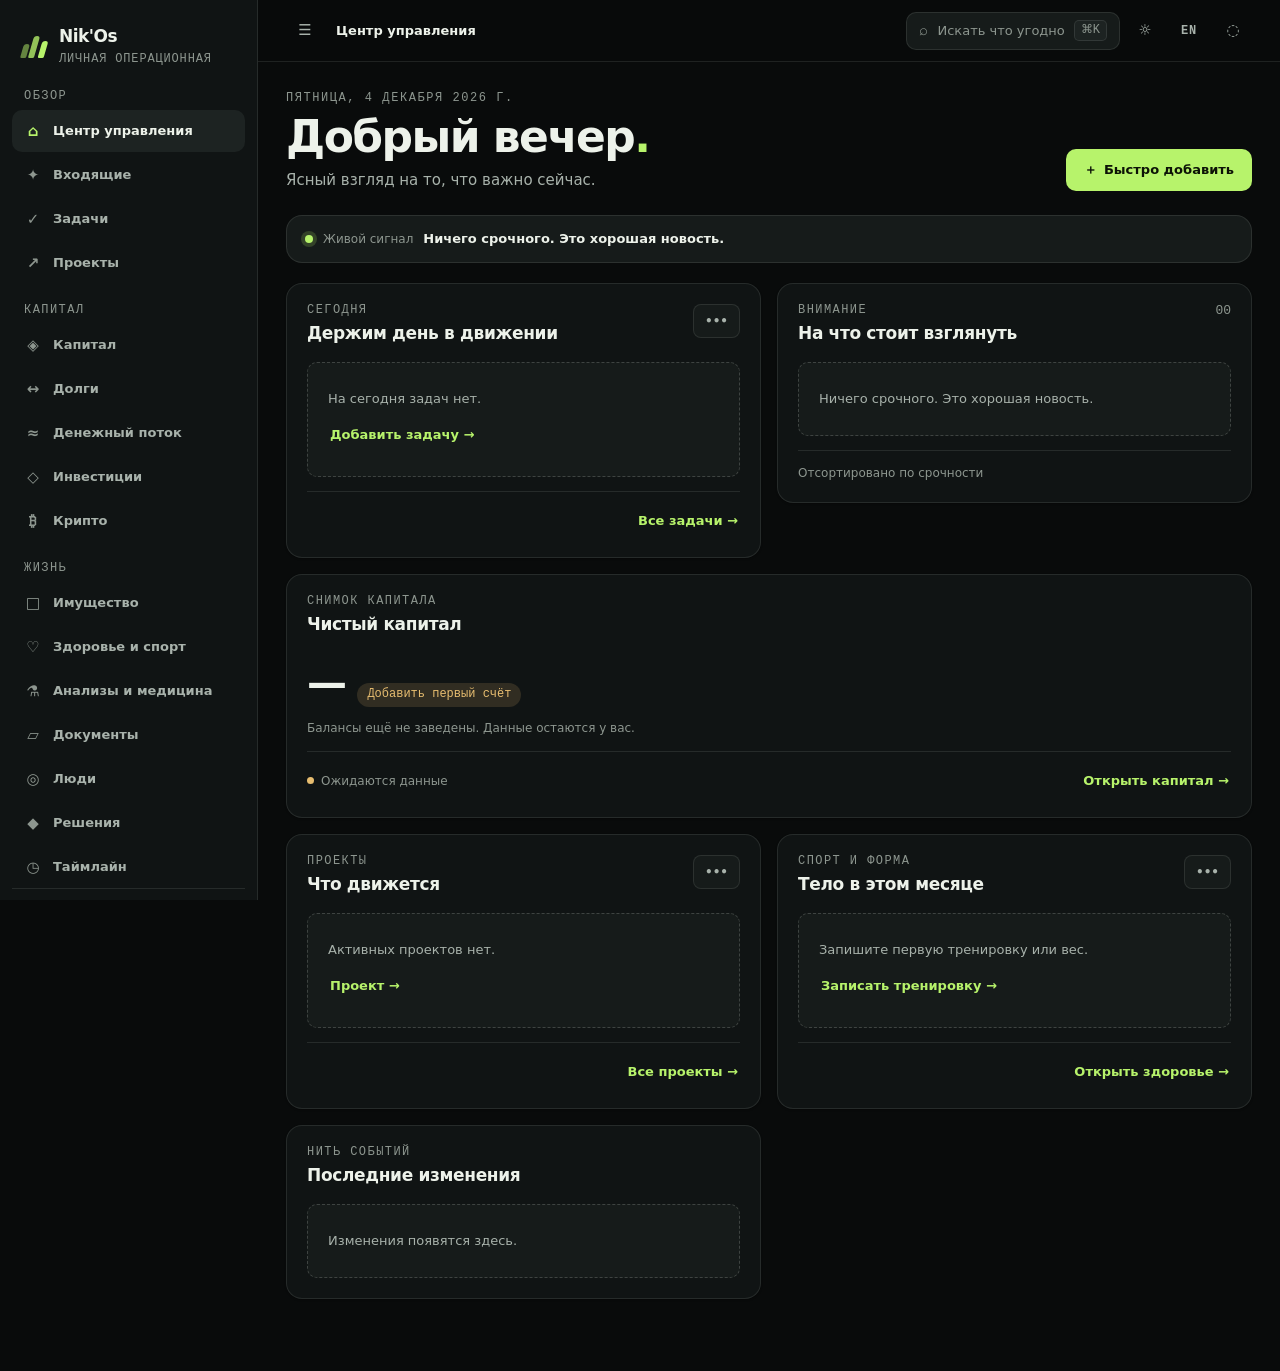
<file: index.html>
<!doctype html>
<html lang="ru">
  <head>
    <meta charset="utf-8" />
    <meta name="viewport" content="width=device-width, initial-scale=1, viewport-fit=cover" />
    <meta name="theme-color" content="#0b0d0d" />
    <meta name="color-scheme" content="dark light" />
    <meta name="application-name" content="Nik'Os" />
    <meta name="apple-mobile-web-app-capable" content="yes" />
    <meta name="apple-mobile-web-app-status-bar-style" content="black-translucent" />
    <meta name="apple-mobile-web-app-title" content="Nik'Os" />
    <meta name="referrer" content="no-referrer" />
    <meta name="robots" content="noindex, nofollow" />

    <!--
      GitHub Pages cannot send response headers, so the policy travels in the
      document. No third-party scripts: the Supabase client is vendored under
      /vendor and loaded on demand. connect-src lists only the public rate feeds
      and the owner's own Supabase project; nothing else may be contacted.
    -->
    <meta http-equiv="Content-Security-Policy" content="
      default-src 'self';
      base-uri 'none';
      object-src 'none';
      form-action 'none';
      img-src 'self' data:;
      style-src 'self' 'unsafe-inline' https://fonts.googleapis.com;
      font-src 'self' https://fonts.gstatic.com;
      script-src 'self';
      connect-src 'self' https://www.cbr-xml-daily.ru https://open.er-api.com https://api.coingecko.com https://iss.moex.com https://finnhub.io https://*.supabase.co wss://*.supabase.co;
    " />

    <title>Nik'Os</title>
    <link rel="manifest" href="manifest.webmanifest" />
    <link rel="icon" href="nikos-icon.svg" type="image/svg+xml" />
    <link rel="apple-touch-icon" href="nikos-icon.svg" />
    <link rel="preconnect" href="https://fonts.googleapis.com" />
    <link rel="preconnect" href="https://fonts.gstatic.com" crossorigin />
    <link href="https://fonts.googleapis.com/css2?family=DM+Mono:wght@400;500&family=Manrope:wght@400;500;600;700;800&display=swap" rel="stylesheet" />
    <link rel="stylesheet" href="styles.css?v=20260828-004404" />
  </head>
  <body data-theme="dark">
    <!--
      The page holds no records, no counters and no sample rows. Everything
      visible is rendered from the store, so what you see is what you have.
    -->
    <a class="skip-link" href="#pageHost">Перейти к содержимому</a>

    <div id="app">
      <div class="boot-splash">
        <div class="brand-mark large" aria-hidden="true"><span></span><span></span><span></span></div>
        <p>Nik'Os</p>
      </div>
    </div>

    <noscript>
      <div class="boot-error">
        <h1>Нужен JavaScript</h1>
        <p>Nik'Os работает целиком в вашем браузере и без JavaScript открыться не может.</p>
      </div>
    </noscript>

    <!-- A classic script, deliberately not a module: a syntax error anywhere
         in the module graph stops main.js dead but leaves this running, which
         is the only moment it has anything to do. Loaded first for the same
         reason. -->
    <script src="app/boot-guard.js?v=20260828-004404"></script>
    <script type="module" src="app/main.js?v=20260828-004404"></script>
  </body>
</html>
</file>
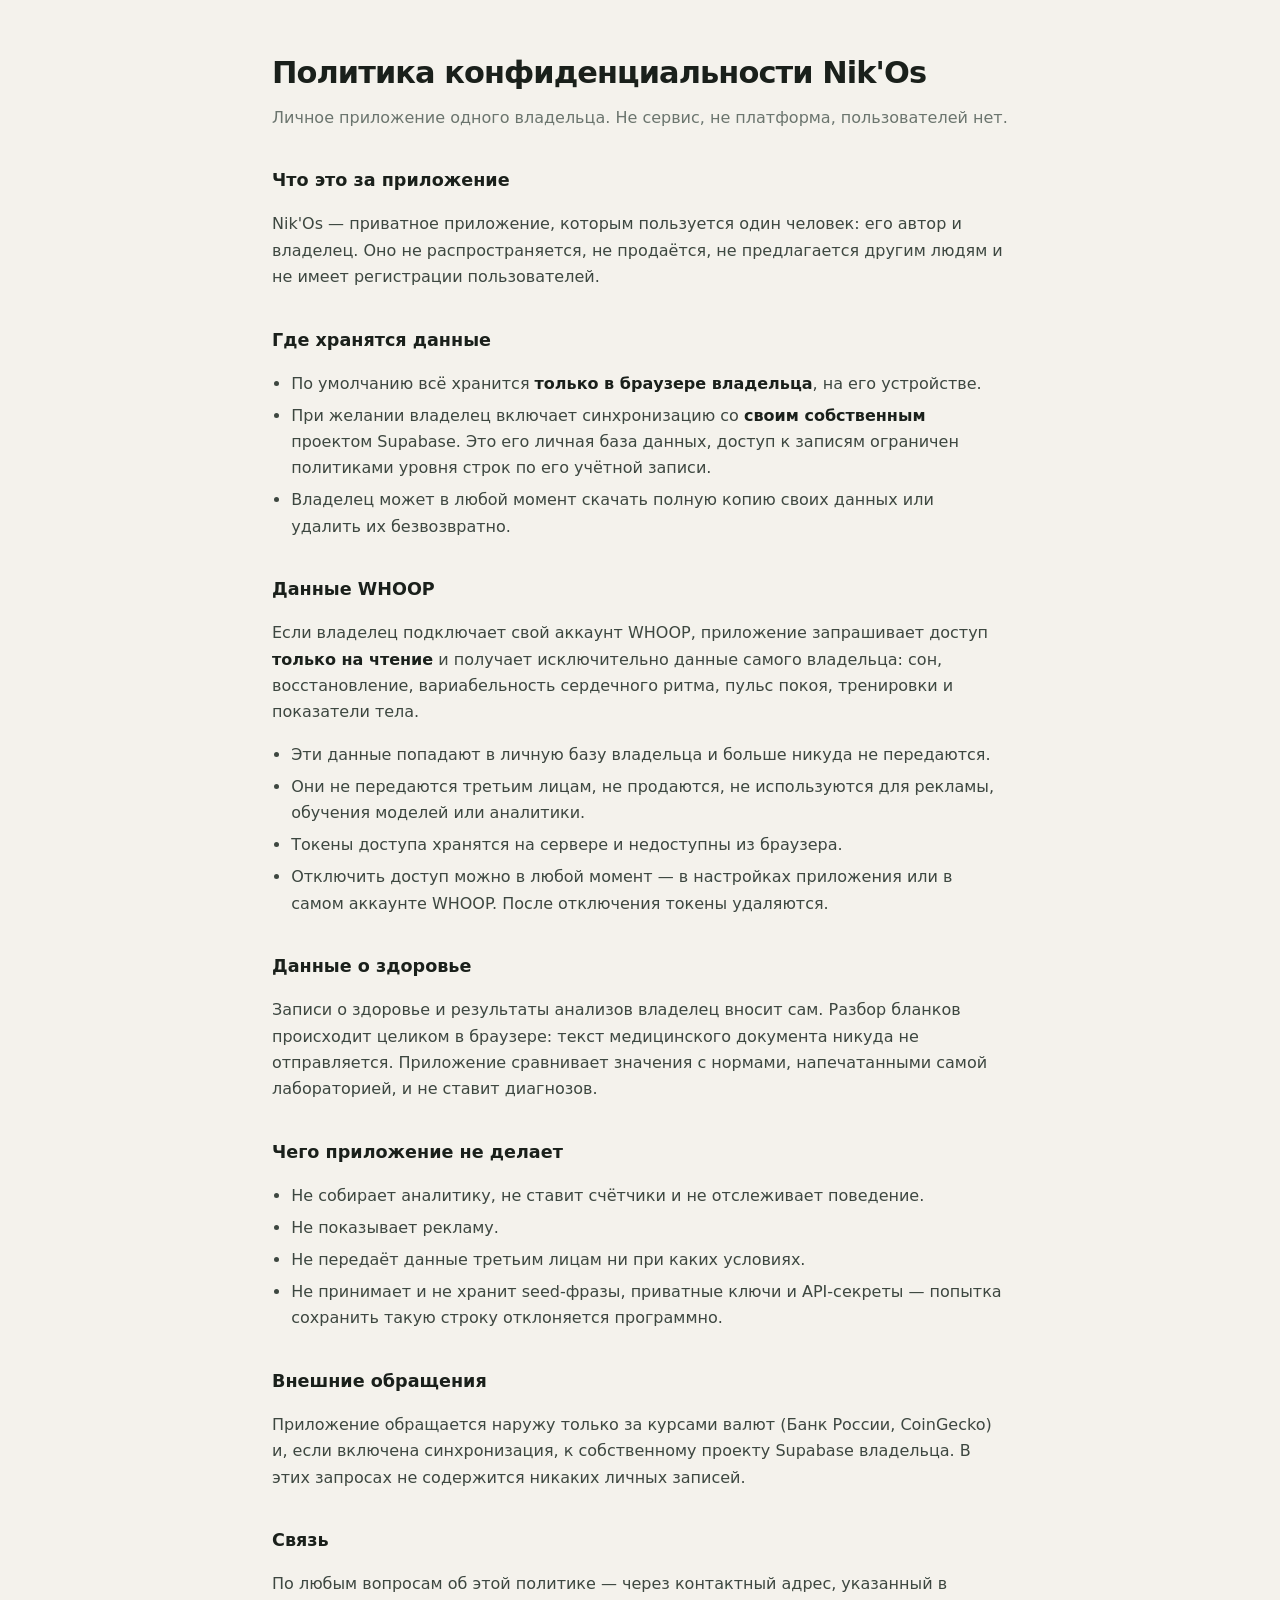
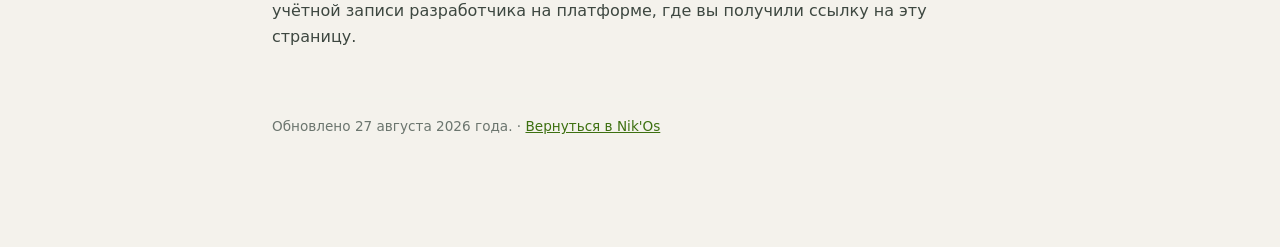
<file: privacy.html>
<!doctype html>
<html lang="ru">
  <head>
    <meta charset="utf-8" />
    <meta name="viewport" content="width=device-width, initial-scale=1" />
    <meta name="robots" content="noindex" />
    <title>Nik'Os — политика конфиденциальности</title>
    <link rel="icon" href="nikos-icon.svg" type="image/svg+xml" />
    <style>
      :root { color-scheme: dark light; }
      body {
        margin: 0 auto; max-width: 46rem; padding: 3rem 1.25rem 6rem;
        background: #090b0b; color: #edf2ea;
        font: 400 16px/1.65 "Manrope", ui-sans-serif, system-ui, sans-serif;
      }
      h1 { font-size: 1.9rem; letter-spacing: -.03em; margin: 0 0 .4rem; }
      h2 { font-size: 1.1rem; margin: 2.2rem 0 .6rem; }
      p, li { color: #c2ccc5; }
      ul { padding-left: 1.2rem; }
      li { margin: .35rem 0; }
      .lede { color: #8d968f; margin: 0 0 2rem; }
      .updated { color: #8d968f; font-size: .85rem; margin-top: 3rem; padding-top: 1rem; border-top: 1px solid rgba(236,243,232,.12); }
      strong { color: #edf2ea; }
      a { color: #b7f36b; }
      @media (prefers-color-scheme: light) {
        body { background: #f4f2ec; color: #1a201b; }
        p, li { color: #3d4740; }
        .lede, .updated { color: #6b756e; }
        strong { color: #1a201b; }
        a { color: #3d7010; }
      }
    </style>
  </head>
  <body>
    <h1>Политика конфиденциальности Nik'Os</h1>
    <p class="lede">Личное приложение одного владельца. Не сервис, не платформа, пользователей нет.</p>

    <h2>Что это за приложение</h2>
    <p>
      Nik'Os — приватное приложение, которым пользуется один человек: его автор и владелец.
      Оно не распространяется, не продаётся, не предлагается другим людям и не имеет
      регистрации пользователей.
    </p>

    <h2>Где хранятся данные</h2>
    <ul>
      <li>По умолчанию всё хранится <strong>только в браузере владельца</strong>, на его устройстве.</li>
      <li>При желании владелец включает синхронизацию со <strong>своим собственным</strong> проектом Supabase.
          Это его личная база данных, доступ к записям ограничен политиками уровня строк по его учётной записи.</li>
      <li>Владелец может в любой момент скачать полную копию своих данных или удалить их безвозвратно.</li>
    </ul>

    <h2>Данные WHOOP</h2>
    <p>
      Если владелец подключает свой аккаунт WHOOP, приложение запрашивает доступ
      <strong>только на чтение</strong> и получает исключительно данные самого владельца:
      сон, восстановление, вариабельность сердечного ритма, пульс покоя, тренировки и
      показатели тела.
    </p>
    <ul>
      <li>Эти данные попадают в личную базу владельца и больше никуда не передаются.</li>
      <li>Они не передаются третьим лицам, не продаются, не используются для рекламы,
          обучения моделей или аналитики.</li>
      <li>Токены доступа хранятся на сервере и недоступны из браузера.</li>
      <li>Отключить доступ можно в любой момент — в настройках приложения или в самом
          аккаунте WHOOP. После отключения токены удаляются.</li>
    </ul>

    <h2>Данные о здоровье</h2>
    <p>
      Записи о здоровье и результаты анализов владелец вносит сам. Разбор бланков
      происходит целиком в браузере: текст медицинского документа никуда не отправляется.
      Приложение сравнивает значения с нормами, напечатанными самой лабораторией,
      и не ставит диагнозов.
    </p>

    <h2>Чего приложение не делает</h2>
    <ul>
      <li>Не собирает аналитику, не ставит счётчики и не отслеживает поведение.</li>
      <li>Не показывает рекламу.</li>
      <li>Не передаёт данные третьим лицам ни при каких условиях.</li>
      <li>Не принимает и не хранит seed-фразы, приватные ключи и API-секреты —
          попытка сохранить такую строку отклоняется программно.</li>
    </ul>

    <h2>Внешние обращения</h2>
    <p>
      Приложение обращается наружу только за курсами валют (Банк России, CoinGecko) и,
      если включена синхронизация, к собственному проекту Supabase владельца.
      В этих запросах не содержится никаких личных записей.
    </p>

    <h2>Связь</h2>
    <p>
      По любым вопросам об этой политике — через контактный адрес, указанный в учётной
      записи разработчика на платформе, где вы получили ссылку на эту страницу.
    </p>

    <p class="updated">Обновлено 27 августа 2026 года. · <a href="./">Вернуться в Nik'Os</a></p>
  </body>
</html>
</file>
<file: styles.css>
/* Nik'Os — Nocturne.

   The visual language is carried over from the previous build; what changed is
   what was measurably wrong. Body copy started at 9–10px and the faint tone sat
   at 4.01:1 on the background, below the 4.5:1 minimum; a third of the buttons
   were under the 44px touch target; and the phone header spent its width on a
   breadcrumb truncated to "Рабоче… / Цент…". Type now starts at 12px, every
   tone clears AA, controls reach 44px on touch, and the phone gets a real tab
   bar instead of a breadcrumb. */

/* ---------------------------------------------------------------- tokens */

:root {
  color-scheme: dark;

  --bg: #090b0b;
  --surface-1: #101414;
  --surface-2: #161b1a;
  --surface-3: #1d2322;
  --surface-hover: #222927;

  --border: rgba(236, 243, 232, 0.10);
  --border-strong: rgba(236, 243, 232, 0.19);

  --text: #edf2ea;          /* 17.4:1 */
  --muted: #a8b2ab;         /*  8.6:1 */
  --faint: #8d968f;         /*  6.0:1 — was #69736c at 4.01:1 */

  --green: #b7f36b;
  --green-deep: #7fbf3a;
  --cyan: #67e3df;
  --violet: #bb9cff;
  --amber: #e7bd70;
  --red: #ff8a7e;

  --on-accent: #0c1206;

  --accent: var(--green);
  --radius: 16px;
  --radius-sm: 10px;
  --radius-lg: 22px;

  --shadow-panel: 0 1px 2px rgba(0, 0, 0, .3);
  --shadow-float: 0 18px 48px rgba(0, 0, 0, .55);

  --mono: "DM Mono", ui-monospace, SFMono-Regular, Menlo, monospace;
  --sans: "Manrope", ui-sans-serif, system-ui, -apple-system, sans-serif;

  --sidebar-w: 258px;
  --topbar-h: 62px;
  --tabbar-h: calc(60px + env(safe-area-inset-bottom, 0px));

  --step-xs: 12px;   /* the floor — nothing smaller anywhere */
  --step-sm: 13px;
  --step-md: 15px;
  --step-lg: 17px;
}

body[data-theme="light"] {
  color-scheme: light;

  --bg: #f4f2ec;
  --surface-1: #fffefa;
  --surface-2: #faf8f2;
  --surface-3: #f0ede4;
  --surface-hover: #eae6db;

  --border: rgba(24, 30, 24, 0.12);
  --border-strong: rgba(24, 30, 24, 0.22);

  --text: #1a201b;
  --muted: #56605a;         /* 7.0:1 on #f4f2ec */
  --faint: #6b756e;         /* 5.0:1 */

  --green: #4f8f16;
  --green-deep: #3d7010;
  --cyan: #17797a;
  --violet: #6d4fc0;
  --amber: #9a6b12;
  --red: #b3402f;

  --on-accent: #ffffff;
  --shadow-panel: 0 1px 2px rgba(30, 35, 25, .07);
  --shadow-float: 0 18px 48px rgba(30, 35, 25, .18);
}

/* ---------------------------------------------------------------- base */

*, *::before, *::after { box-sizing: border-box; }

html { background: var(--bg); -webkit-text-size-adjust: 100%; overflow-x: hidden; }

body {
  margin: 0;
  min-height: 100vh;
  font-family: var(--sans);
  font-size: var(--step-md);
  line-height: 1.5;
  color: var(--text);
  background: var(--bg);
  -webkit-font-smoothing: antialiased;
}

body.dialog-open, body.nav-open { overflow: hidden; }

button, input, select, textarea { font: inherit; color: inherit; }
button { border: 0; background: none; cursor: pointer; }

h1, h2, h3, p { margin: 0; }

:focus-visible {
  outline: 2px solid var(--accent);
  outline-offset: 2px;
  border-radius: 4px;
}

::selection { background: color-mix(in srgb, var(--accent) 35%, transparent); }

.skip-link {
  position: fixed; top: 8px; left: 8px; z-index: 100;
  padding: 10px 16px; border-radius: var(--radius-sm);
  background: var(--accent); color: var(--on-accent); font-weight: 700;
  transform: translateY(-200%);
}
.skip-link:focus { transform: none; }

.muted-text { color: var(--faint); font-size: var(--step-xs); }

/* ---------------------------------------------------------------- boot */

.boot-splash {
  display: grid; place-content: center; gap: 14px;
  min-height: 100vh; color: var(--faint);
  font: 500 var(--step-sm)/1 var(--mono); letter-spacing: .16em; text-transform: uppercase;
  justify-items: center;
}
.boot-error { max-width: 520px; margin: 18vh auto; padding: 28px; text-align: center; }
.boot-error h1 { font-size: 24px; margin-bottom: 10px; }
.boot-error p { color: var(--muted); }
.boot-error-detail {
  font-family: var(--mono, ui-monospace, monospace); font-size: var(--step-xs);
  color: var(--faint); background: var(--surface-2); border: 1px solid var(--line);
  border-radius: var(--radius-sm); padding: 10px 12px; margin-top: 14px;
  overflow-wrap: anywhere; text-align: left;
}
.boot-error-actions {
  display: flex; flex-wrap: wrap; gap: 10px; justify-content: center; margin-top: 20px;
}
.boot-error-note { font-size: var(--step-xs); color: var(--faint); margin-top: 14px; }

/* ---------------------------------------------------------------- shell */

.app-shell { display: flex; min-height: 100vh; }

.sidebar {
  width: var(--sidebar-w);
  flex: 0 0 var(--sidebar-w);
  display: flex; flex-direction: column;
  padding: 24px 12px 16px;
  border-right: 1px solid var(--border);
  background: var(--surface-1);
  position: sticky; top: 0; height: 100vh; overflow-y: auto;
  overscroll-behavior: contain;
}

.brand-lockup { display: flex; align-items: center; gap: 11px; padding: 0 10px 24px; }
.brand-mark { display: flex; align-items: flex-end; gap: 3px; width: 26px; height: 26px; }
.brand-mark span { display: block; width: 6px; border-radius: 4px 4px 2px 2px; background: var(--accent); transform: skew(-16deg); }
.brand-mark span:nth-child(1) { height: 14px; opacity: .5; }
.brand-mark span:nth-child(2) { height: 22px; opacity: .78; }
.brand-mark span:nth-child(3) { height: 17px; }
.brand-mark.large { width: 44px; height: 44px; gap: 5px; }
.brand-mark.large span { width: 10px; }
.brand-mark.large span:nth-child(1) { height: 24px; }
.brand-mark.large span:nth-child(2) { height: 38px; }
.brand-mark.large span:nth-child(3) { height: 29px; }

.brand-name { font-size: var(--step-lg); font-weight: 800; letter-spacing: -.03em; }
.brand-caption { margin-top: 2px; color: var(--faint); font: 400 var(--step-xs)/1.2 var(--mono); letter-spacing: .07em; text-transform: uppercase; }

.primary-nav { display: flex; flex-direction: column; gap: 2px; flex: 1; }

.nav-label {
  margin: 18px 12px 6px;
  color: var(--faint);
  font: 500 var(--step-xs)/1 var(--mono);
  letter-spacing: .12em; text-transform: uppercase;
}
.nav-label:first-child { margin-top: 0; }

.nav-item {
  display: flex; align-items: center; gap: 11px;
  min-height: 42px; padding: 8px 12px;
  border-radius: var(--radius-sm);
  color: var(--muted);
  font-size: var(--step-sm); font-weight: 600; text-align: left;
  transition: background .14s ease, color .14s ease;
}
.nav-item:hover { background: var(--surface-hover); color: var(--text); }
.nav-item.active { background: var(--surface-3); color: var(--text); }
.nav-item.active .nav-icon { color: var(--accent); }
.nav-item.muted { color: var(--faint); }
.nav-icon { width: 18px; text-align: center; color: var(--faint); font-size: var(--step-md); }
.nav-text { flex: 1; min-width: 0; overflow: hidden; text-overflow: ellipsis; white-space: nowrap; }

.nav-count {
  min-width: 22px; padding: 2px 7px; border-radius: 20px;
  background: var(--surface-3); color: var(--muted);
  font: 500 var(--step-xs)/1.4 var(--mono); text-align: center;
}
.nav-count.violet { background: color-mix(in srgb, var(--violet) 22%, transparent); color: var(--violet); }
.nav-count.amber { background: color-mix(in srgb, var(--amber) 20%, transparent); color: var(--amber); }
.nav-count.critical { background: color-mix(in srgb, var(--red) 22%, transparent); color: var(--red); }

.read-only-pill {
  padding: 2px 7px; border-radius: 20px;
  border: 1px solid var(--border-strong); color: var(--faint);
  font: 500 var(--step-xs)/1.3 var(--mono); letter-spacing: .04em;
}

.sidebar-footer { display: flex; flex-direction: column; gap: 8px; padding-top: 14px; border-top: 1px solid var(--border); }
.privacy-note { display: flex; align-items: center; gap: 8px; padding: 0 12px; color: var(--faint); font-size: var(--step-xs); }

.status-dot { width: 7px; height: 7px; border-radius: 50%; background: var(--faint); flex: none; }
.status-dot.green { background: var(--green); }
.status-dot.amber-dot { background: var(--amber); }

.sidebar-scrim { position: fixed; inset: 0; z-index: 18; background: rgba(0, 0, 0, .55); backdrop-filter: blur(2px); }

.main-content { flex: 1; min-width: 0; display: flex; flex-direction: column; }

/* ---------------------------------------------------------------- topbar */

.topbar {
  position: sticky; top: 0; z-index: 12;
  display: flex; align-items: center; gap: 12px;
  height: var(--topbar-h); padding: 0 28px;
  border-bottom: 1px solid var(--border);
  background: color-mix(in srgb, var(--bg) 88%, transparent);
  backdrop-filter: blur(12px);
}

.mobile-menu { display: none; }

.breadcrumbs { flex: 1; min-width: 0; color: var(--muted); font-size: var(--step-sm); }
.breadcrumbs strong { color: var(--text); font-weight: 700; }

.topbar-actions { display: flex; align-items: center; gap: 6px; }

.icon-button {
  display: grid; place-items: center;
  width: 38px; height: 38px; border-radius: var(--radius-sm);
  color: var(--muted); font-size: var(--step-md);
  transition: background .14s ease, color .14s ease;
}
.icon-button:hover { background: var(--surface-hover); color: var(--text); }
.icon-button.quiet { color: var(--faint); }
.lang-toggle { font: 600 var(--step-xs)/1 var(--mono); letter-spacing: .06em; }

.notification-button { position: relative; }
.notification-dot {
  position: absolute; top: 8px; right: 9px;
  width: 7px; height: 7px; border-radius: 50%; background: var(--amber);
  box-shadow: 0 0 0 2px var(--bg);
}

.search-trigger {
  display: flex; align-items: center; gap: 9px;
  height: 38px; padding: 0 12px;
  border: 1px solid var(--border); border-radius: var(--radius-sm);
  background: var(--surface-2); color: var(--faint); font-size: var(--step-sm);
}
.search-trigger:hover { border-color: var(--border-strong); color: var(--muted); }
.search-glyph { font-size: var(--step-md); }
kbd {
  padding: 2px 6px; border: 1px solid var(--border); border-radius: 5px;
  background: var(--surface-3); color: var(--faint);
  font: 500 var(--step-xs)/1.3 var(--mono);
}

.page-wrap { flex: 1; width: 100%; max-width: 1320px; margin: 0 auto; padding: 30px 28px 72px; }

/* ---------------------------------------------------------------- headings */

.page-heading {
  display: flex; align-items: flex-end; justify-content: space-between; gap: 20px;
  margin-bottom: 24px; flex-wrap: wrap;
}
.eyebrow { color: var(--faint); font: 500 var(--step-xs)/1 var(--mono); letter-spacing: .13em; text-transform: uppercase; margin-bottom: 10px; }
.page-heading h1 { font-size: clamp(30px, 4.6vw, 44px); font-weight: 800; letter-spacing: -.035em; line-height: 1.06; }
.accent-dot { color: var(--accent); }
.lede { margin-top: 8px; max-width: 62ch; color: var(--muted); font-size: var(--step-md); }
.button-row { display: flex; gap: 8px; flex-wrap: wrap; }

/* ---------------------------------------------------------------- buttons */

.primary-button, .ghost-button {
  display: inline-flex; align-items: center; justify-content: center; gap: 7px;
  min-height: 42px; padding: 0 18px;
  border-radius: var(--radius-sm);
  font-size: var(--step-sm); font-weight: 700; white-space: nowrap;
  transition: transform .12s ease, background .14s ease, border-color .14s ease;
}
.primary-button { background: var(--accent); color: var(--on-accent); }
.primary-button:hover { background: color-mix(in srgb, var(--accent) 86%, #fff); }
.primary-button:active { transform: translateY(1px); }
.primary-button.danger { background: var(--red); color: #21100c; }
.primary-button[disabled] { opacity: .45; pointer-events: none; }

.ghost-button { border: 1px solid var(--border-strong); color: var(--text); background: var(--surface-2); }
.ghost-button:hover { border-color: var(--accent); color: var(--accent); }

.text-button {
  color: var(--accent); font-size: var(--step-sm); font-weight: 700;
  padding: 6px 2px; border-radius: 6px;
}
.text-button:hover { text-decoration: underline; text-underline-offset: 3px; }

.small-button {
  display: inline-flex; align-items: center; justify-content: center; gap: 6px;
  min-height: 34px; padding: 0 11px;
  border: 1px solid var(--border); border-radius: 8px;
  background: var(--surface-2); color: var(--muted);
  font-size: var(--step-xs); font-weight: 600;
}
.small-button:hover { border-color: var(--border-strong); color: var(--text); }
.small-button.danger:hover { border-color: var(--red); color: var(--red); }

/* ---------------------------------------------------------------- panels */

.panel {
  min-width: 0;
  padding: 20px;
  border: 1px solid var(--border); border-radius: var(--radius);
  background: var(--surface-1);
  box-shadow: var(--shadow-panel);
  margin-bottom: 18px;
}

.panel-header { display: flex; align-items: flex-start; justify-content: space-between; gap: 14px; margin-bottom: 16px; }
.panel-header h2 { font-size: var(--step-lg); font-weight: 700; letter-spacing: -.02em; }
.panel-kicker {
  display: block; margin-bottom: 5px;
  color: var(--faint); font: 500 var(--step-xs)/1 var(--mono);
  letter-spacing: .12em; text-transform: uppercase;
}
.panel-footer {
  display: flex; align-items: center; justify-content: space-between; gap: 12px;
  margin-top: 14px; padding-top: 13px; border-top: 1px solid var(--border);
  color: var(--faint); font-size: var(--step-xs);
}
.panel-note { margin-top: 12px; color: var(--faint); font-size: var(--step-xs); line-height: 1.55; }
.panel-note.warn { color: var(--amber); }

.security-badge {
  padding: 5px 11px; border-radius: 20px;
  border: 1px solid var(--border-strong); background: var(--surface-3);
  color: var(--muted); font: 500 var(--step-xs)/1.3 var(--mono); white-space: nowrap;
}

.empty-state {
  display: grid; gap: 10px; justify-items: start;
  padding: 26px 20px; border: 1px dashed var(--border-strong); border-radius: var(--radius-sm);
  background: var(--surface-2); color: var(--muted); font-size: var(--step-sm);
}

/* ---------------------------------------------------------------- metrics */

.metric-grid {
  display: grid; grid-template-columns: repeat(auto-fit, minmax(min(180px, 100%), 1fr));
  gap: 12px; margin-bottom: 18px;
}
.metric-grid > * { min-width: 0; }
.metric-card strong, .metric-card small { overflow-wrap: anywhere; }
.metric-card {
  display: flex; flex-direction: column; gap: 6px;
  padding: 17px 18px; min-height: 104px;
  border: 1px solid var(--border); border-radius: var(--radius);
  background: var(--surface-1); text-align: left;
}
.metric-card strong { font-size: clamp(20px, 2.4vw, 27px); font-weight: 700; letter-spacing: -.03em; line-height: 1.15; }
.metric-card small { color: var(--faint); font-size: var(--step-xs); line-height: 1.4; }
.metric-card.wide { grid-column: span 2; }
.metric-card.positive strong { color: var(--green); }
.metric-card.negative strong { color: var(--red); }
button.metric-card:hover { border-color: var(--border-strong); }

.note-row { display: flex; align-items: center; gap: 14px; flex-wrap: wrap; margin: -6px 0 18px; }
.rate-note, .exclusion-note { color: var(--faint); font-size: var(--step-xs); }
.rate-note.warn { color: var(--amber); }

.inline-warning {
  padding: 13px 16px; margin-bottom: 18px;
  border: 1px solid color-mix(in srgb, var(--amber) 40%, transparent); border-radius: var(--radius-sm);
  background: color-mix(in srgb, var(--amber) 9%, transparent);
  color: var(--text); font-size: var(--step-sm);
}
.inline-warning p { color: var(--muted); margin-top: 4px; }

.safety-banner {
  padding: 16px 18px; margin-bottom: 18px;
  border: 1px solid color-mix(in srgb, var(--green) 30%, transparent); border-radius: var(--radius);
  background: color-mix(in srgb, var(--green) 7%, transparent);
}
.safety-banner p { margin-top: 5px; color: var(--muted); font-size: var(--step-sm); }

/* ---------------------------------------------------------------- dashboard */

.signal-strip {
  display: flex; align-items: center; justify-content: space-between; gap: 14px; flex-wrap: wrap;
  padding: 13px 18px; margin-bottom: 20px;
  border: 1px solid var(--border); border-radius: var(--radius);
  background: var(--surface-2);
}
.signal-copy { display: flex; align-items: center; gap: 10px; flex-wrap: wrap; color: var(--faint); font-size: var(--step-xs); }
.signal-copy strong { color: var(--text); font-size: var(--step-sm); }
.pulse-ring { width: 8px; height: 8px; border-radius: 50%; background: var(--green); box-shadow: 0 0 0 4px color-mix(in srgb, var(--green) 18%, transparent); }

.dashboard-grid { display: grid; grid-template-columns: repeat(auto-fit, minmax(min(330px, 100%), 1fr)); gap: 16px; align-items: start; }
.dashboard-grid > * { min-width: 0; }
.dashboard-grid .panel { margin: 0; }
.capital-panel { grid-column: span 2; }

.task-list, .attention-list, .project-list, .activity-list { display: flex; flex-direction: column; gap: 3px; }

.task-row {
  display: flex; align-items: center; gap: 12px;
  min-height: 52px; padding: 9px 12px;
  border-radius: var(--radius-sm); cursor: pointer;
}
.task-row:hover { background: var(--surface-2); }
.task-row input { position: absolute; opacity: 0; width: 0; height: 0; }
.checkmark {
  width: 19px; height: 19px; flex: none; border-radius: 50%;
  border: 2px solid var(--border-strong); transition: border-color .14s ease, background .14s ease;
}
.task-row.priority-high .checkmark { border-color: var(--red); }
.task-row input:checked + .checkmark { background: var(--accent); border-color: var(--accent); }
.task-row input:focus-visible + .checkmark { outline: 2px solid var(--accent); outline-offset: 2px; }
.task-text { flex: 1; min-width: 0; display: flex; flex-direction: column; gap: 2px; }
.task-text strong { font-size: var(--step-sm); font-weight: 600; }
.task-text small { color: var(--faint); font-size: var(--step-xs); }
.task-time { color: var(--muted); font: 500 var(--step-xs)/1 var(--mono); white-space: nowrap; flex: none; }
.task-text strong, .task-text small { overflow: hidden; text-overflow: ellipsis; white-space: nowrap; }

.attention-row {
  display: flex; align-items: center; gap: 12px;
  min-height: 54px; padding: 10px 12px; width: 100%;
  border-radius: var(--radius-sm); text-align: left; color: var(--text);
  border-left: 2px solid transparent;
}
.attention-row:hover { background: var(--surface-2); }
.attention-row.critical { border-left-color: var(--red); }
.attention-row.warning { border-left-color: var(--amber); }
.attention-row.info { border-left-color: var(--cyan); }
.attention-marker {
  display: grid; place-items: center; flex: none;
  width: 26px; height: 26px; border-radius: 8px;
  background: var(--surface-3); color: var(--muted); font-size: var(--step-sm);
}
.attention-row.critical .attention-marker { background: color-mix(in srgb, var(--red) 18%, transparent); color: var(--red); }
.attention-row.warning .attention-marker { background: color-mix(in srgb, var(--amber) 18%, transparent); color: var(--amber); }
.attention-row > span:nth-child(2) { flex: 1; min-width: 0; display: flex; flex-direction: column; gap: 2px; }
.attention-row strong { font-size: var(--step-sm); font-weight: 600; }
.attention-row small { color: var(--faint); font-size: var(--step-xs); overflow: hidden; text-overflow: ellipsis; }
.attention-arrow { color: var(--faint); }
.attention-count { color: var(--faint); font: 500 var(--step-sm)/1 var(--mono); }

.as-of { color: var(--faint); font: 400 var(--step-xs)/1 var(--mono); white-space: nowrap; }
.net-worth-line { display: flex; align-items: baseline; gap: 12px; flex-wrap: wrap; margin-bottom: 6px; }
.net-worth-line strong { font-size: clamp(28px, 4vw, 40px); font-weight: 800; letter-spacing: -.04em; }
.pending-badge {
  padding: 4px 10px; border-radius: 20px;
  background: color-mix(in srgb, var(--amber) 15%, transparent); color: var(--amber);
  font: 500 var(--step-xs)/1.3 var(--mono);
}
.privacy-subtitle { color: var(--faint); font-size: var(--step-xs); }

.allocation { margin-top: 16px; display: grid; gap: 12px; }
.allocation-bar { display: flex; height: 9px; border-radius: 20px; overflow: hidden; background: var(--surface-3); }
.alloc-seg { display: block; height: 100%; }
.alloc-seg.cyan { background: var(--cyan); }
.alloc-seg.violet-dot { background: var(--violet); }
.alloc-seg.amber { background: var(--amber); }
.allocation-legend { display: grid; gap: 7px; }
.allocation-legend > div { display: flex; align-items: center; gap: 9px; font-size: var(--step-xs); color: var(--muted); }
.allocation-legend b { margin-left: auto; color: var(--text); font-family: var(--mono); font-size: var(--step-xs); }
.legend-dot { width: 8px; height: 8px; border-radius: 3px; flex: none; }
.legend-dot.cyan { background: var(--cyan); }
.legend-dot.violet-dot { background: var(--violet); }
.legend-dot.amber { background: var(--amber); }
.confidence-label { display: flex; align-items: center; gap: 7px; }

.project-row, .activity-row {
  display: flex; align-items: center; gap: 12px;
  min-height: 52px; padding: 9px 12px; width: 100%;
  border-radius: var(--radius-sm); text-align: left; color: var(--text);
}
.project-row:hover, .activity-row:hover { background: var(--surface-2); }
.project-avatar {
  display: grid; place-items: center; flex: none;
  width: 30px; height: 30px; border-radius: 9px;
  background: var(--surface-3); color: var(--accent); font-weight: 700; font-size: var(--step-sm);
}
.project-main { flex: 1; min-width: 0; display: flex; flex-direction: column; gap: 2px; }
.project-main strong { font-size: var(--step-sm); font-weight: 600; overflow: hidden; text-overflow: ellipsis; white-space: nowrap; }
.project-main small { color: var(--faint); font-size: var(--step-xs); }
.project-progress { position: relative; flex: none; width: 74px; height: 5px; border-radius: 20px; background: var(--surface-3); }
.project-progress i { position: absolute; inset: 0 auto 0 0; border-radius: 20px; background: var(--accent); }
.project-progress b { position: absolute; right: 0; top: -19px; color: var(--faint); font: 500 var(--step-xs)/1 var(--mono); }

.activity-dot { width: 7px; height: 7px; border-radius: 50%; background: var(--border-strong); flex: none; }
.activity-row span:nth-child(2) { flex: 1; min-width: 0; display: flex; flex-direction: column; gap: 2px; }
.activity-row strong { font-size: var(--step-sm); font-weight: 600; overflow: hidden; text-overflow: ellipsis; white-space: nowrap; }
.activity-row small { color: var(--faint); font-size: var(--step-xs); }

.sport-summary { display: grid; gap: 16px; }
.sport-stats { display: grid; grid-template-columns: repeat(auto-fit, minmax(72px, 1fr)); gap: 10px; }
.sport-stat { display: flex; flex-direction: column; gap: 3px; }
.sport-stat strong { font-size: 23px; font-weight: 700; letter-spacing: -.03em; }
.sport-stat small { color: var(--faint); font-size: var(--step-xs); }
.sport-trend { display: grid; gap: 7px; padding-top: 13px; border-top: 1px solid var(--border); }
.sport-trend b { font-family: var(--mono); font-size: var(--step-sm); color: var(--text); }

.sparkline { width: 100%; height: 44px; }
.sparkline.tone-green { color: var(--green); }
.sparkline.tone-cyan { color: var(--cyan); }
.sparkline.tone-violet { color: var(--violet); }
.sparkline.tone-amber { color: var(--amber); }

/* ---------------------------------------------------------------- records */

.record-list { display: flex; flex-direction: column; gap: 2px; }

.record-row {
  display: grid;
  grid-template-columns: 30px minmax(0, 1fr) auto auto;
  align-items: center; gap: 12px;
  min-height: 60px; padding: 10px 12px;
  border-radius: var(--radius-sm);
  transition: background .12s ease;
}
.record-row:hover { background: var(--surface-2); }
.record-row.is-archived { opacity: .58; }

.record-icon {
  display: grid; place-items: center;
  width: 30px; height: 30px; border-radius: 9px;
  background: var(--surface-3); color: var(--muted); font-size: var(--step-sm);
}
.record-main { min-width: 0; display: flex; flex-direction: column; gap: 2px; }
.record-main strong { font-size: var(--step-sm); font-weight: 600; overflow: hidden; text-overflow: ellipsis; white-space: nowrap; }
.record-sub, .record-note { color: var(--faint); font-size: var(--step-xs); overflow: hidden; text-overflow: ellipsis; white-space: nowrap; }
.record-note { color: color-mix(in srgb, var(--faint) 80%, transparent); }

.record-amount { display: flex; flex-direction: column; align-items: flex-end; gap: 3px; text-align: right; }
.record-amount b { font-family: var(--mono); font-size: var(--step-sm); font-weight: 500; white-space: nowrap; }
.record-status { font-size: var(--step-xs); white-space: nowrap; }
.record-status.tone-green { color: var(--green); }
.record-status.tone-amber { color: var(--amber); }
.record-status.tone-red { color: var(--red); }
.record-status.tone-info { color: var(--cyan); }
.record-status.tone-muted { color: var(--faint); }
.record-excluded { color: var(--amber); font-size: var(--step-xs); }

.record-actions { display: flex; gap: 4px; opacity: 0; transition: opacity .14s ease; }
.record-row:hover .record-actions,
.record-row:focus-within .record-actions { opacity: 1; }
.record-action { min-width: 34px; min-height: 34px; padding: 0; }
.record-action.confirm:hover { border-color: var(--green); color: var(--green); }

.list-footer {
  display: flex; align-items: center; justify-content: space-between; gap: 12px;
  padding: 11px 12px 2px; margin-top: 4px; border-top: 1px solid var(--border);
}

.status-pill { padding: 3px 9px; border-radius: 20px; background: var(--surface-3); font-size: var(--step-xs); }

/* ---------------------------------------------------------------- filters */

.filter-row { display: flex; gap: 7px; flex-wrap: wrap; margin-bottom: 16px; }
.filter-chip {
  display: inline-flex; align-items: center; gap: 7px;
  min-height: 36px; padding: 0 13px;
  border: 1px solid var(--border); border-radius: 20px;
  background: var(--surface-2); color: var(--muted);
  font-size: var(--step-xs); font-weight: 600; white-space: nowrap;
}
.filter-chip:hover { border-color: var(--border-strong); color: var(--text); }
.filter-chip.selected { background: var(--accent); border-color: var(--accent); color: var(--on-accent); }
.filter-chip b { font-family: var(--mono); font-weight: 500; opacity: .75; }

.toolbar { display: flex; align-items: center; justify-content: space-between; gap: 12px; flex-wrap: wrap; margin-bottom: 14px; }
.toolbar-filters { display: flex; gap: 7px; flex-wrap: wrap; }

.segmented { display: inline-flex; gap: 2px; padding: 3px; border: 1px solid var(--border); border-radius: 11px; background: var(--surface-2); }
.segmented.wide { width: 100%; margin-bottom: 14px; }
.segmented.wide .seg-button { flex: 1; }
.seg-button {
  min-height: 34px; padding: 0 14px; border-radius: 8px;
  color: var(--muted); font-size: var(--step-xs); font-weight: 600; white-space: nowrap;
}
.seg-button:hover { color: var(--text); }
.seg-button.selected { background: var(--surface-hover); color: var(--text); }

.period-bar { display: flex; align-items: center; justify-content: space-between; gap: 14px; flex-wrap: wrap; }
.period-bar .filter-row { margin-bottom: 16px; }
.period-nav { display: flex; align-items: center; gap: 8px; margin-bottom: 16px; }
.period-label { min-width: 140px; text-align: center; color: var(--text); font-size: var(--step-sm); font-weight: 600; }

/* ---------------------------------------------------------------- money views */

.debt-grid { display: grid; grid-template-columns: repeat(auto-fit, minmax(min(240px, 100%), 1fr)); gap: 12px; margin-bottom: 14px; }
.debt-grid > * { min-width: 0; }
.debt-total { overflow-wrap: anywhere; }
.debt-card { padding: 20px; border: 1px solid var(--border); border-radius: var(--radius); background: var(--surface-1); }
.debt-card.receivable { border-left: 3px solid var(--green); }
.debt-card.payable { border-left: 3px solid var(--red); }
.debt-total { display: block; margin: 8px 0 6px; font-size: clamp(23px, 3vw, 31px); font-weight: 700; letter-spacing: -.03em; }
.debt-card p { color: var(--faint); font-size: var(--step-xs); }

.breakdown-list { display: grid; gap: 9px; }
.breakdown-row { display: grid; grid-template-columns: minmax(96px, 1fr) 2fr auto; align-items: center; gap: 12px; }
.breakdown-label { color: var(--muted); font-size: var(--step-xs); overflow: hidden; text-overflow: ellipsis; white-space: nowrap; }
.breakdown-bar { height: 7px; border-radius: 20px; background: var(--surface-3); overflow: hidden; }
.breakdown-bar i { display: block; height: 100%; border-radius: 20px; background: var(--accent); }
.breakdown-row b { font-family: var(--mono); font-size: var(--step-xs); font-weight: 500; white-space: nowrap; }

.recurring-summary {
  display: grid; grid-template-columns: repeat(auto-fit, minmax(min(120px, 100%), 1fr)); gap: 12px;
  padding: 14px; margin-bottom: 14px;
  border: 1px solid var(--border); border-radius: var(--radius-sm); background: var(--surface-2);
}
.recurring-summary strong { display: block; font-size: 20px; font-weight: 700; letter-spacing: -.02em; }

.snapshot-list { display: grid; gap: 2px; }
.snapshot-row {
  display: flex; align-items: center; justify-content: space-between; gap: 14px;
  padding: 12px; border-radius: var(--radius-sm);
}
.snapshot-row:hover { background: var(--surface-2); }
.snapshot-row span { display: flex; flex-direction: column; gap: 2px; min-width: 0; }
.snapshot-row strong { font-size: var(--step-sm); font-weight: 600; }
.snapshot-row small { color: var(--faint); font-size: var(--step-xs); }
.snapshot-row b { font-family: var(--mono); font-size: var(--step-md); white-space: nowrap; }

.review-list { display: grid; gap: 2px; }
.review-calendar-row {
  display: flex; align-items: center; justify-content: space-between; gap: 14px;
  padding: 12px; border-radius: var(--radius-sm);
}
.review-calendar-row:hover { background: var(--surface-2); }
.review-calendar-row span { display: flex; flex-direction: column; gap: 2px; min-width: 0; }
.review-calendar-row strong { font-size: var(--step-sm); font-weight: 600; }
.review-calendar-row small { color: var(--faint); font-size: var(--step-xs); }
.review-calendar-row time { color: var(--muted); font: 500 var(--step-xs)/1 var(--mono); white-space: nowrap; }

/* ---------------------------------------------------------------- health */

.trend-grid { display: grid; grid-template-columns: repeat(auto-fit, minmax(min(200px, 100%), 1fr)); gap: 14px; }
.trend-grid > * { min-width: 0; }
.trend-card { display: grid; gap: 8px; padding: 15px; border: 1px solid var(--border); border-radius: var(--radius-sm); background: var(--surface-2); }
.trend-foot { display: flex; align-items: baseline; justify-content: space-between; gap: 10px; }
.trend-foot b { font-family: var(--mono); font-size: var(--step-md); }
.trend-foot small { color: var(--faint); font-size: var(--step-xs); }

/* ------------------------------------------------------------- insights */

.insight-list { display: grid; gap: 3px; }
.insight {
  display: grid; grid-template-columns: 26px minmax(0, 1fr);
  align-items: start; gap: 12px;
  padding: 12px; border-radius: var(--radius-sm);
}
.insight:hover { background: var(--surface-2); }
.insight strong { display: block; font-size: var(--step-sm); font-weight: 600; margin-bottom: 3px; }
.insight p { color: var(--muted); font-size: var(--step-sm); line-height: 1.5; }
.insight small { display: block; margin-top: 5px; color: var(--faint); font-size: var(--step-xs); }
.insight-mark {
  display: grid; place-items: center;
  width: 26px; height: 26px; border-radius: 8px;
  background: var(--surface-3); color: var(--muted); font-size: var(--step-sm);
}
.insight.tone-warn .insight-mark { background: color-mix(in srgb, var(--amber) 20%, transparent); color: var(--amber); }
.insight.tone-good .insight-mark { background: color-mix(in srgb, var(--green) 20%, transparent); color: var(--green); }

/* ---------------------------------------------------------------- days */

/* A year of a wearable is about 1500 readings. As a flat list that is
   unreadable, so a day becomes one card and the raw records hide underneath. */
.day-list { display: grid; gap: 6px; }

.day-card {
  border: 1px solid var(--border); border-radius: var(--radius-sm);
  background: var(--surface-2); overflow: hidden;
  border-left: 3px solid var(--border-strong);
}
.day-card.tone-good { border-left-color: var(--green); }
.day-card.tone-fair { border-left-color: var(--amber); }
.day-card.tone-low { border-left-color: var(--red); }
.day-card.tone-unknown { border-left-color: var(--border-strong); }
.day-card.open { background: var(--surface-3); }

.day-head {
  display: grid; grid-template-columns: 96px minmax(0, 1fr) auto;
  align-items: center; gap: 14px;
  width: 100%; min-height: 58px; padding: 10px 14px;
  text-align: left; color: var(--text);
}
.day-head:hover { background: var(--surface-hover); }
.day-date { display: flex; flex-direction: column; gap: 1px; }
.day-date strong { font-size: var(--step-sm); font-weight: 700; }
.day-date small { color: var(--faint); font-size: var(--step-xs); text-transform: capitalize; }

.day-chips { display: flex; gap: 14px; flex-wrap: wrap; min-width: 0; }
.day-chip { display: flex; flex-direction: column; gap: 1px; min-width: 0; }
.day-chip small { color: var(--faint); font-size: var(--step-xs); white-space: nowrap; }
.day-chip b { font: 500 var(--step-sm)/1.2 var(--mono); white-space: nowrap; }

.day-workouts { color: var(--muted); font: 500 var(--step-xs)/1 var(--mono); white-space: nowrap; }

.day-detail { padding: 4px 14px 14px; display: grid; gap: 10px; }

/* The overview cards say whether a number moved the right way. */
.day-metric .delta { font-weight: 600; }
.day-metric .delta.better { color: var(--green); }
.day-metric .delta.worse { color: var(--red); }
.day-metric .delta.flat { color: var(--faint); }
.day-metric.better { border-color: color-mix(in srgb, var(--green) 34%, var(--border)); }
.day-metric.worse { border-color: color-mix(in srgb, var(--red) 30%, var(--border)); }

@media (max-width: 900px) {
  .day-head { grid-template-columns: minmax(0, 1fr) auto; row-gap: 8px; }
  .day-chips { grid-column: 1 / -1; gap: 12px; }
  .day-chip small { font-size: 11px; }
}

.flagged-strip { display: flex; gap: 7px; flex-wrap: wrap; }
.flagged-chip {
  display: flex; flex-direction: column; gap: 2px; align-items: flex-start;
  padding: 9px 12px; border-radius: var(--radius-sm);
  border: 1px solid var(--border); background: var(--surface-2);
  border-left-width: 2px; text-align: left; max-width: 100%;
}
.flagged-chip.above { border-left-color: var(--red); }
.flagged-chip.below { border-left-color: var(--cyan); }
.flagged-chip:hover { border-color: var(--border-strong); }
.flagged-chip strong { font-size: var(--step-xs); font-weight: 600; overflow: hidden; text-overflow: ellipsis; white-space: nowrap; max-width: 220px; }
.flagged-chip small { color: var(--amber); font: 500 var(--step-xs)/1 var(--mono); }

/* ------------------------------------------------------------- analytes */

/* The laboratory's own organising idea: one row per test, its history inside.
   Grouping by visit instead made the same analyte appear in sixteen panels. */
.lab-toolbar { display: flex; gap: 14px; align-items: center; flex-wrap: wrap; margin-bottom: 14px; }
.lab-toolbar .form-control { flex: 1; min-width: 200px; }

.analyte-list { display: grid; gap: 2px; }

.analyte-row {
  display: grid; grid-template-columns: minmax(0, 1.7fr) minmax(60px, 110px) auto auto;
  align-items: center; gap: 14px;
  width: 100%; min-height: 56px; padding: 10px 12px;
  border-radius: var(--radius-sm); text-align: left; color: var(--text);
  border-left: 2px solid transparent;
}
.analyte-row:hover { background: var(--surface-2); }
.analyte-row.above { border-left-color: var(--red); }
.analyte-row.below { border-left-color: var(--cyan); }

.analyte-name { display: flex; flex-direction: column; gap: 2px; min-width: 0; }
.analyte-name strong { font-size: var(--step-sm); font-weight: 600; overflow: hidden; text-overflow: ellipsis; white-space: nowrap; }
.analyte-name small { color: var(--faint); font-size: var(--step-xs); overflow: hidden; text-overflow: ellipsis; white-space: nowrap; }
.analyte-row .sparkline { height: 28px; }
.analyte-nochart { display: block; }

.analyte-value { display: flex; flex-direction: column; align-items: flex-end; gap: 2px; }
.analyte-value b { font: 500 var(--step-sm)/1 var(--mono); white-space: nowrap; }
.analyte-value small { color: var(--faint); font-size: var(--step-xs); white-space: nowrap; }
.analyte-row.off .analyte-value b { color: var(--amber); }

.analyte-ref { display: flex; flex-direction: column; align-items: flex-end; gap: 2px; text-align: right; }
.analyte-ref small { color: var(--faint); font: 400 var(--step-xs)/1 var(--mono); white-space: nowrap; }
.analyte-ref em { color: var(--amber); font-size: var(--step-xs); font-style: normal; white-space: nowrap; }

/* The detail view */
.analyte-detail { display: grid; gap: 16px; padding-bottom: 8px; }
.analyte-summary { display: grid; grid-template-columns: repeat(auto-fit, minmax(min(130px, 100%), 1fr)); gap: 12px; }
.analyte-summary > div {
  display: grid; gap: 3px; padding: 13px;
  border: 1px solid var(--border); border-radius: var(--radius-sm); background: var(--surface-2);
}
.analyte-summary strong { font-size: var(--step-lg); font-weight: 700; letter-spacing: -.02em; }
.analyte-summary small { color: var(--faint); font-size: var(--step-xs); }

/* Which specialty reads this test, and what the test is. Both sit directly
   under the numbers, because that is the order the questions arrive in:
   what is it, then who do I take it to. */
.analyte-route {
  display: flex; flex-wrap: wrap; align-items: baseline; gap: 4px 10px;
  padding: 12px 14px; border-radius: var(--radius-sm);
  background: color-mix(in srgb, var(--accent) 8%, transparent);
  border: 1px solid color-mix(in srgb, var(--accent) 22%, transparent);
}
.analyte-route .panel-kicker { flex-basis: 100%; }
.analyte-route strong { font-size: var(--step-md); }
.analyte-route small { color: var(--faint); font-size: var(--step-xs); }

.analyte-about { display: grid; gap: 6px; }
.analyte-about p {
  margin: 0; color: var(--muted); font-size: var(--step-sm); line-height: 1.55;
}
.analyte-about cite {
  font-style: normal; color: var(--faint); font-size: var(--step-xs);
}

/* Deviations grouped into appointments rather than listed as a wall. */
.routing-list { display: grid; gap: 14px; }
.routing-item {
  display: grid; gap: 8px; padding: 14px;
  border-radius: var(--radius-sm); background: var(--surface-2);
  border: 1px solid var(--line);
}
.routing-head { display: grid; gap: 2px; }
.routing-head strong { font-size: var(--step-md); }
.routing-head small { color: var(--faint); font-size: var(--step-xs); }
.routing-analytes { display: flex; flex-wrap: wrap; gap: 8px; }
.routing-analytes .chip {
  border: 1px solid var(--line); border-radius: 999px;
  padding: 6px 12px; font-size: var(--step-xs); font-weight: 600;
  background: var(--surface); color: var(--text);
  cursor: pointer; text-align: left; line-height: 1.3;
}
.routing-analytes .chip:hover { border-color: var(--accent); }
.routing-analytes .chip.above,
.routing-analytes .chip.below {
  border-color: color-mix(in srgb, var(--warn) 45%, transparent);
  background: color-mix(in srgb, var(--warn) 10%, transparent);
}

/* A condition and the tests that travel with it. The row is a button because
   every one of them opens the full history of that analyte. */
.condition-tracked { display: grid; gap: 2px; }
.condition-row {
  display: grid; align-items: baseline; gap: 4px 12px;
  grid-template-columns: minmax(0, 1.4fr) auto minmax(0, auto);
  padding: 10px 12px; border: 0; border-radius: var(--radius-sm);
  background: transparent; color: var(--text); text-align: left;
  font-size: var(--step-sm); cursor: pointer;
}
.condition-row:hover { background: var(--surface-2); }
.condition-label { color: var(--muted); min-width: 0; }
.condition-row b { font-variant-numeric: tabular-nums; font-weight: 700; }
.condition-row time { color: var(--faint); font-size: var(--step-xs); font-variant-numeric: tabular-nums; }
.condition-row em {
  grid-column: 1 / -1; font-style: normal;
  color: var(--warn); font-size: var(--step-xs); font-weight: 600;
}
.condition-row.overdue { background: color-mix(in srgb, var(--warn) 7%, transparent); }
.security-badge.warn {
  background: color-mix(in srgb, var(--warn) 18%, transparent);
  color: var(--warn);
}

@media (max-width: 520px) {
  .condition-row { grid-template-columns: minmax(0, 1fr) auto; }
  .condition-row time { grid-column: 1 / -1; }
}

/* Findings the owner has dealt with: present, readable, and visibly not in
   the same category as the ones still waiting for someone. */
.resolved-row {
  display: grid; gap: 2px 10px; width: 100%;
  grid-template-columns: minmax(0, 1fr) auto;
  padding: 12px 14px; border: 1px solid var(--line);
  border-radius: var(--radius-sm); background: var(--surface-2);
  color: var(--text); text-align: left; cursor: pointer;
}
.resolved-row:hover { border-color: var(--accent); }
.resolved-name { font-weight: 600; font-size: var(--step-sm); min-width: 0; }
.resolved-row small { color: var(--faint); font-size: var(--step-xs); }
.resolved-row em {
  grid-column: 1 / -1; font-style: normal;
  font-size: var(--step-xs); color: var(--faint);
}
.resolved-row em.good { color: var(--good, var(--accent)); }
.resolved-row.unconfirmed { border-style: dashed; }

.analyte-resolved {
  display: grid; gap: 4px; padding: 12px 14px;
  border-radius: var(--radius-sm);
  background: color-mix(in srgb, var(--accent) 8%, transparent);
  border: 1px solid color-mix(in srgb, var(--accent) 22%, transparent);
}
.analyte-resolved.unconfirmed {
  background: color-mix(in srgb, var(--warn) 8%, transparent);
  border-color: color-mix(in srgb, var(--warn) 25%, transparent);
}
.analyte-resolved p { margin: 0; color: var(--muted); font-size: var(--step-sm); }
.analyte-resolved small { color: var(--faint); font-size: var(--step-xs); }

.analyte-actions { display: grid; gap: 6px; justify-items: start; }
.analyte-actions small { color: var(--faint); font-size: var(--step-xs); }

/* An attached file, once it is genuinely stored. */
.attachment-row {
  display: flex; flex-wrap: wrap; align-items: center; gap: 6px 12px;
  margin-top: 8px; padding: 10px 12px;
  border: 1px solid var(--line); border-radius: var(--radius-sm);
  background: var(--surface-2);
}
.attachment-name {
  font-weight: 600; font-size: var(--step-sm);
  overflow-wrap: anywhere; min-width: 0; flex: 1 1 140px;
}
.attachment-row small { color: var(--faint); font-size: var(--step-xs); }
.text-button.danger { color: var(--danger, #d9534f); }

/* What a pasted report was understood to say — shown before anything is saved,
   because an extraction the owner cannot check is worse than none. */
.procedure-summary { display: grid; gap: 8px; margin-top: 14px; }
.procedure-line {
  display: grid; grid-template-columns: minmax(96px, 26%) 1fr; gap: 4px 12px;
  padding: 10px 12px; border-radius: var(--radius-sm);
  background: var(--surface-2); border: 1px solid var(--line);
}
.procedure-line.missing { border-style: dashed; }
.procedure-label {
  font-size: var(--step-xs); color: var(--faint);
  text-transform: uppercase; letter-spacing: .06em;
}
.procedure-value { font-size: var(--step-sm); overflow-wrap: anywhere; display: grid; gap: 3px; }
.procedure-line.missing .procedure-value { color: var(--faint); }
.procedure-value em { font-style: normal; color: var(--faint); font-size: var(--step-xs); }

@media (max-width: 520px) {
  .procedure-line { grid-template-columns: 1fr; }
}

/* Offline is a state, not an error: quiet, permanent while it lasts, and
   pinned to the bottom so it never covers what is being typed. */
.connection-bar {
  position: fixed; left: 50%; transform: translateX(-50%);
  bottom: max(12px, env(safe-area-inset-bottom, 0px));
  z-index: 60; max-width: min(560px, calc(100vw - 24px));
  padding: 10px 16px; border-radius: 999px;
  background: color-mix(in srgb, var(--warn) 16%, var(--surface));
  border: 1px solid color-mix(in srgb, var(--warn) 40%, transparent);
  color: var(--text); font-size: var(--step-xs); text-align: center;
  box-shadow: 0 6px 24px rgb(0 0 0 / .18);
}
.connection-bar[hidden] { display: none; }

/* The budget panel. One number the size of a headline, because it answers a
   question asked while standing in a shop. */
.budget-headline { display: grid; gap: 4px; margin: 4px 0 14px; }
.budget-headline strong {
  font-size: clamp(1.75rem, 7vw, 2.25rem); font-weight: 800;
  letter-spacing: -.02em; font-variant-numeric: tabular-nums;
}
.budget-headline strong.positive { color: var(--good, var(--accent)); }
.budget-headline strong.warn { color: var(--warn); }
.budget-headline strong.negative { color: var(--danger, #d9534f); }
.budget-headline small { color: var(--faint); font-size: var(--step-xs); }

.budget-track {
  position: relative; height: 10px; border-radius: 999px;
  background: var(--surface-2); border: 1px solid var(--line); overflow: hidden;
}
.budget-fill {
  display: block; height: 100%; border-radius: 999px;
  background: var(--accent); transition: width .3s ease;
}
.budget-panel.warn .budget-fill { background: var(--warn); }
.budget-panel.negative .budget-fill { background: var(--danger, #d9534f); }
/* Where the month has got to — the fair comparison for the bar above it. */
.budget-pace {
  position: absolute; top: -3px; width: 2px; height: 16px;
  background: var(--text); opacity: .55; border-radius: 1px;
}
.budget-actions { display: flex; gap: 10px; flex-wrap: wrap; margin-top: 12px; }

@media (prefers-reduced-motion: reduce) { .budget-fill { transition: none; } }

/* Goals: a row is a whole thought — what it is, how far along, what it takes. */
.goal-list { display: grid; gap: 10px; }
.goal-row {
  display: grid; gap: 8px; width: 100%; text-align: left;
  padding: 14px; border: 1px solid var(--line); border-radius: var(--radius-sm);
  background: var(--surface-2); color: var(--text); cursor: pointer;
}
.goal-row:hover { border-color: var(--accent); }
.goal-row.reached { opacity: .72; }
.goal-head {
  display: flex; flex-wrap: wrap; align-items: baseline;
  justify-content: space-between; gap: 4px 12px;
}
.goal-head strong { font-size: var(--step-md); }
.goal-figures { font-size: var(--step-xs); color: var(--faint); font-variant-numeric: tabular-nums; }
.goal-track {
  height: 8px; border-radius: 999px; background: var(--surface);
  border: 1px solid var(--line); overflow: hidden;
}
.goal-track i { display: block; height: 100%; background: var(--accent); border-radius: 999px; }
.goal-row.reached .goal-track i { background: var(--good, var(--accent)); }
.goal-row.behind .goal-track i { background: var(--warn); }
.goal-note { color: var(--faint); font-size: var(--step-xs); line-height: 1.5; }

/* A position reads top-down: what it is and what it is worth, then how it got
   there, then the number that says whether it went well. */
.position-list { display: grid; gap: 8px; }
.position-row {
  display: grid; gap: 4px; width: 100%; text-align: left;
  padding: 12px 14px; border: 1px solid var(--line);
  border-left: 3px solid var(--line);
  border-radius: var(--radius-sm); background: var(--surface-2);
  color: var(--text); cursor: pointer;
}
.position-row:hover { border-color: var(--accent); }
.position-row.up { border-left-color: var(--good, #3e8e6e); }
.position-row.down { border-left-color: var(--danger, #d9534f); }
.position-head {
  display: flex; flex-wrap: wrap; align-items: baseline;
  justify-content: space-between; gap: 4px 12px;
}
.position-head strong { font-size: var(--step-md); }
.position-value { font-variant-numeric: tabular-nums; font-weight: 600; }
.position-detail {
  display: flex; flex-wrap: wrap; gap: 4px 14px;
  font-size: var(--step-xs); color: var(--faint);
}
.position-pnl {
  font-size: var(--step-sm); font-weight: 700;
  font-variant-numeric: tabular-nums; white-space: pre;
}
.position-row.up .position-pnl { color: var(--good, #3e8e6e); }
.position-row.down .position-pnl { color: var(--danger, #d9534f); }
.position-pnl.muted { color: var(--faint); font-weight: 400; white-space: normal; }

/* Sets, typed between exercises on a phone: four short fields per row. */
.sets-editor { display: grid; gap: 6px; }
.set-row {
  display: grid; gap: 6px; align-items: center;
  grid-template-columns: minmax(0, 1fr) 4.5rem 4.5rem 1.75rem;
}
.set-row .form-control { min-height: 40px; padding: 6px 10px; font-size: var(--step-sm); }
.set-row .text-button { font-size: var(--step-md); line-height: 1; padding: 4px; }

/* A personal best, stated plainly. */
.pr-list { display: grid; gap: 6px; }
.pr-row {
  display: flex; flex-wrap: wrap; align-items: baseline; gap: 4px 12px;
  padding: 10px 12px; border-radius: var(--radius-sm);
  background: color-mix(in srgb, var(--accent) 9%, transparent);
  border: 1px solid color-mix(in srgb, var(--accent) 24%, transparent);
}
.pr-row strong { flex: 1 1 auto; font-size: var(--step-sm); }
.pr-row b { font-variant-numeric: tabular-nums; font-size: var(--step-md); }
.pr-row time { color: var(--faint); font-size: var(--step-xs); }

.volume-chart { display: grid; gap: 6px; margin-bottom: 14px; }
.exercise-list { display: grid; gap: 8px; }
.exercise-row {
  display: grid; gap: 3px; padding: 11px 13px;
  border: 1px solid var(--line); border-left: 3px solid var(--line);
  border-radius: var(--radius-sm); background: var(--surface-2);
}
.exercise-row.up { border-left-color: var(--good, #3e8e6e); }
.exercise-row.down { border-left-color: var(--warn); }
.exercise-head {
  display: flex; flex-wrap: wrap; align-items: baseline;
  justify-content: space-between; gap: 4px 12px;
}
.exercise-head strong { font-size: var(--step-sm); }
.exercise-best { font-weight: 700; font-variant-numeric: tabular-nums; }
.exercise-note { color: var(--faint); font-size: var(--step-xs); line-height: 1.5; }

@media (max-width: 420px) {
  .set-row { grid-template-columns: minmax(0, 1fr) 3.75rem 3.75rem 1.5rem; }
}

/* Money by project: the result first, the parts underneath. */
.project-money-list { display: grid; gap: 8px; }
.project-money-row {
  display: grid; gap: 3px; padding: 11px 13px;
  border: 1px solid var(--line); border-left: 3px solid var(--line);
  border-radius: var(--radius-sm); background: var(--surface-2);
}
.project-money-row.profit { border-left-color: var(--good, #3e8e6e); }
.project-money-row.loss { border-left-color: var(--danger, #d9534f); }
.project-money-head {
  display: flex; flex-wrap: wrap; align-items: baseline;
  justify-content: space-between; gap: 4px 12px;
}
.project-money-head strong { font-size: var(--step-sm); }
.project-money-head b { font-variant-numeric: tabular-nums; font-weight: 700; }
.project-money-row.profit .project-money-head b { color: var(--good, #3e8e6e); }
.project-money-row.loss .project-money-head b { color: var(--danger, #d9534f); }
.project-money-row small { color: var(--faint); font-size: var(--step-xs); }
.project-money-row small.warn { color: var(--warn); }

/* The net-worth line: the change is the headline, the line is the evidence. */
.networth-chart { display: grid; gap: 8px; margin-bottom: 16px; }
.networth-head {
  display: flex; flex-wrap: wrap; align-items: baseline; gap: 4px 12px;
}
.networth-head .panel-kicker { flex-basis: 100%; }
.networth-head b {
  font-size: var(--step-lg); font-weight: 800;
  font-variant-numeric: tabular-nums; letter-spacing: -.02em;
}
.networth-head b.positive { color: var(--good, #3e8e6e); }
.networth-head b.negative { color: var(--danger, #d9534f); }
.networth-head small { color: var(--faint); font-size: var(--step-xs); }

/* Regular payments: name, what kind, and the monthly figure lined up. */
.recurring-list { display: grid; gap: 4px; }
.recurring-row {
  display: grid; align-items: baseline; gap: 2px 12px;
  grid-template-columns: minmax(0, 1fr) auto;
  width: 100%; text-align: left; padding: 10px 12px;
  border: 0; border-radius: var(--radius-sm);
  background: transparent; color: var(--text); cursor: pointer;
}
.recurring-row:hover { background: var(--surface-2); }
.recurring-name { font-weight: 600; font-size: var(--step-sm); min-width: 0; overflow-wrap: anywhere; }
.recurring-row small { grid-column: 1; color: var(--faint); font-size: var(--step-xs); }
.recurring-row b {
  grid-row: 1 / 3; grid-column: 2; align-self: center;
  font-variant-numeric: tabular-nums; font-weight: 700;
}
.recurring-row.expense b { color: var(--danger, #d9534f); }
.recurring-row.income b { color: var(--good, #3e8e6e); }

/* Choosing which copy to go back to. */
.restore-list { display: grid; gap: 8px; }
.restore-row {
  display: grid; gap: 2px; width: 100%; text-align: left;
  padding: 12px 14px; border: 1px solid var(--line);
  border-radius: var(--radius-sm); background: var(--surface-2);
  color: var(--text); cursor: pointer;
}
.restore-row:hover { border-color: var(--accent); }
.restore-row strong { font-size: var(--step-sm); }
.restore-row small { color: var(--faint); font-size: var(--step-xs); }

/* The appointment sheet: dense, dated, readable at arm's length. */
.doctor-summary { display: grid; gap: 18px; }
.doctor-meta { margin: 0; color: var(--faint); font-size: var(--step-xs); }
.doctor-summary section { display: grid; gap: 8px; }
.doctor-summary h3 {
  margin: 0; font-size: var(--step-xs); letter-spacing: .07em;
  text-transform: uppercase; color: var(--faint);
  border-bottom: 1px solid var(--line); padding-bottom: 5px;
}
.doctor-line { display: grid; gap: 2px; }
.doctor-line strong { font-size: var(--step-sm); }
.doctor-line span { font-size: var(--step-sm); font-variant-numeric: tabular-nums; }
.doctor-line small { color: var(--faint); font-size: var(--step-xs); line-height: 1.45; }

/* Bank rows, before they become records. */
.bank-rows { display: grid; gap: 2px; max-height: 320px; overflow-y: auto; margin-top: 12px; }
.bank-row {
  display: grid; align-items: center; gap: 4px 10px;
  grid-template-columns: auto 5.5rem minmax(0, 1fr) auto;
  padding: 7px 8px; border-radius: var(--radius-sm); cursor: pointer;
}
.bank-row:hover { background: var(--surface-2); }
.bank-date { font-size: var(--step-xs); color: var(--faint); font-variant-numeric: tabular-nums; }
.bank-name { font-size: var(--step-xs); overflow-wrap: anywhere; }
.bank-row b { font-size: var(--step-xs); font-variant-numeric: tabular-nums; white-space: nowrap; }
.bank-row.expense b { color: var(--danger, #d9534f); }
.bank-row.income b { color: var(--good, #3e8e6e); }

/* Why a search result appeared, when it was not the name that matched. */
.search-where { color: var(--accent); font-size: var(--step-xs); }

/* Money already spoken for, and what is genuinely free after it. */
.budget-committed {
  display: grid; gap: 4px; margin-top: 12px; padding: 11px 13px;
  border-radius: var(--radius-sm); background: var(--surface-2);
  border: 1px solid var(--line);
}
.budget-committed span { font-size: var(--step-sm); }
.budget-committed small { color: var(--faint); font-size: var(--step-xs); overflow-wrap: anywhere; }
.budget-committed b { font-size: var(--step-md); font-variant-numeric: tabular-nums; }
.budget-committed b.positive { color: var(--good, #3e8e6e); }
.budget-committed b.negative { color: var(--danger, #d9534f); }

/* Year on year: the change is what matters, so it is the bold part. */
.yoy-list { display: grid; gap: 8px; }
.yoy-line {
  display: flex; flex-wrap: wrap; align-items: baseline; gap: 4px 12px;
  padding: 10px 12px; border-radius: var(--radius-sm);
  background: var(--surface-2); border: 1px solid var(--line);
}
.yoy-line span { flex: 1 1 auto; font-size: var(--step-sm); }
.yoy-line b { font-variant-numeric: tabular-nums; font-weight: 700; }
.yoy-line small { color: var(--faint); font-size: var(--step-xs); font-variant-numeric: tabular-nums; }
.yoy-line.good b { color: var(--good, #3e8e6e); }
.yoy-line.warn b { color: var(--warn); }

/* What a thing costs to keep, next to what it is worth. */
.upkeep-list { display: grid; gap: 8px; }
.upkeep-row {
  display: grid; gap: 3px; width: 100%; text-align: left;
  padding: 12px 14px; border: 1px solid var(--line);
  border-radius: var(--radius-sm); background: var(--surface-2);
  color: var(--text); cursor: pointer;
}
.upkeep-row:hover { border-color: var(--accent); }
.upkeep-head {
  display: flex; flex-wrap: wrap; align-items: baseline;
  justify-content: space-between; gap: 4px 12px;
}
.upkeep-head strong { font-size: var(--step-sm); }
.upkeep-head b { font-variant-numeric: tabular-nums; font-weight: 700; }
.upkeep-row small { color: var(--faint); font-size: var(--step-xs); line-height: 1.45; }
.upkeep-breakdown { color: var(--muted) !important; }
.upkeep-row small.warn { color: var(--warn) !important; }

/* One line in, a record out: the line first, what was understood underneath. */
.quick-body { display: grid; gap: 14px; }
.quick-line { font-size: var(--step-md); }
.quick-read:empty { display: none; }
.quick-read {
  display: grid; gap: 6px; justify-items: start;
  padding: 12px 14px; border-radius: var(--radius-sm);
  background: color-mix(in srgb, var(--accent) 8%, transparent);
  border: 1px solid color-mix(in srgb, var(--accent) 22%, transparent);
}
.quick-read strong { font-size: var(--step-sm); overflow-wrap: anywhere; }
.quick-read small { color: var(--faint); font-size: var(--step-xs); }

/* Debt on the dashboard: one number, then who it is to. */
.debt-line {
  display: grid; gap: 2px; margin-top: 12px; padding: 10px 12px;
  border-radius: var(--radius-sm);
  background: color-mix(in srgb, var(--warn) 9%, transparent);
  border: 1px solid color-mix(in srgb, var(--warn) 24%, transparent);
}
.debt-total { font-size: var(--step-sm); font-weight: 600; font-variant-numeric: tabular-nums; }
.debt-line small { color: var(--faint); font-size: var(--step-xs); overflow-wrap: anywhere; }

/* Obligations missing a period: shown, not dropped, and one tap from a fix. */
.unscheduled { display: grid; gap: 8px; margin-top: 10px; }

/* A select that is displaying nothing, rather than pretending to display the
   first option. */
.form-control.unset { color: var(--faint); border-style: dashed; }

/* The same total in the second currency: under the figure, never beside it,
   so it explains the number instead of competing with it. */
.metric-second {
  display: block; color: var(--faint);
  font-size: var(--step-xs); font-variant-numeric: tabular-nums;
  margin-top: 2px;
}

@media (max-width: 480px) {
  .bank-row { grid-template-columns: auto minmax(0, 1fr) auto; }
  .bank-date { grid-column: 2; }
  .bank-name { grid-column: 2; }
}

/* Printing the sheet must print the sheet, not the app around it. */
@media print {
  body > *:not(.dialog-backdrop) { display: none !important; }
  .dialog-backdrop { position: static !important; background: none !important; }
  .dialog-panel {
    box-shadow: none !important; border: 0 !important; max-height: none !important;
    width: 100% !important; max-width: none !important;
  }
  .dialog-actions, .dialog-close, .panel-note { display: none !important; }
  .doctor-summary, .doctor-line small { color: #000 !important; }
  .doctor-summary h3 { color: #444 !important; border-color: #999 !important; }
}

.analyte-chart {
  display: grid; gap: 6px; padding: 14px;
  border: 1px solid var(--border); border-radius: var(--radius-sm); background: var(--surface-2);
}
.analyte-chart .sparkline { height: 90px; }

.analyte-history { display: grid; gap: 1px; }
.analyte-reading {
  display: grid; grid-template-columns: 14px minmax(90px, auto) minmax(0, 1fr) auto auto;
  align-items: center; gap: 12px; padding: 9px 6px; border-radius: 7px;
}
.analyte-reading:hover { background: var(--surface-2); }
.reading-dot { width: 8px; height: 8px; border-radius: 50%; background: var(--green); }
.analyte-reading.above .reading-dot { background: var(--red); }
.analyte-reading.below .reading-dot { background: var(--cyan); }
.analyte-reading time { color: var(--muted); font: 400 var(--step-xs)/1 var(--mono); white-space: nowrap; }
.analyte-reading b { font: 500 var(--step-sm)/1 var(--mono); }
.analyte-reading small { color: var(--faint); font: 400 var(--step-xs)/1 var(--mono); text-align: right; white-space: nowrap; }
.analyte-reading em { color: var(--amber); font-size: var(--step-xs); font-style: normal; white-space: nowrap; }

@media (max-width: 900px) {
  .analyte-row { grid-template-columns: minmax(0, 1fr) auto; row-gap: 6px; }
  .analyte-row .sparkline, .analyte-nochart { grid-column: 1 / -1; }
  .analyte-ref { grid-column: 1 / -1; flex-direction: row; align-items: center; justify-content: flex-start; gap: 10px; }
  .analyte-reading { grid-template-columns: 14px minmax(0, 1fr) auto; row-gap: 4px; }
  .analyte-reading small, .analyte-reading em { grid-column: 2 / -1; text-align: left; }
}

/* ---------------------------------------------------------------- labs */

.lab-paste-body { display: grid; gap: 14px; padding-bottom: 8px; }
.lab-paste { font: 400 var(--step-sm)/1.5 var(--mono); min-height: 150px; white-space: pre; overflow-wrap: normal; overflow-x: auto; }
.csv-summary.warn { background: color-mix(in srgb, var(--amber) 12%, transparent); color: var(--amber); }

.lab-rows { display: grid; gap: 3px; max-height: 40vh; overflow-y: auto; }
.lab-row {
  display: grid; grid-template-columns: 22px minmax(0, 1.6fr) auto auto 20px 150px;
  align-items: center; gap: 9px; padding: 5px 6px; border-radius: 7px;
}
.lab-row:hover { background: var(--surface-2); }
.lab-row.excluded { opacity: .42; }
.lab-row input[type="checkbox"] { width: 19px; height: 19px; accent-color: var(--accent); }
.lab-name { min-width: 0; }
.lab-value { font: 500 var(--step-xs)/1 var(--mono); white-space: nowrap; }
.lab-value.off { color: var(--amber); }
.lab-ref { color: var(--faint); font: 400 var(--step-xs)/1 var(--mono); white-space: nowrap; }
.lab-flag { width: 20px; text-align: center; font-size: var(--step-sm); }
.lab-flag.above { color: var(--red); }
.lab-flag.below { color: var(--cyan); }

.lab-table { display: grid; gap: 2px; }
.lab-line {
  display: grid; grid-template-columns: minmax(0, 1.5fr) minmax(0, 90px) auto auto;
  align-items: center; gap: 14px;
  width: 100%; padding: 10px 12px; border-radius: var(--radius-sm);
  text-align: left; color: var(--text);
  border-left: 2px solid transparent;
}
.lab-line:hover { background: var(--surface-2); }
.lab-line.above { border-left-color: var(--red); }
.lab-line.below { border-left-color: var(--cyan); }
.lab-line-name { display: flex; flex-direction: column; gap: 2px; min-width: 0; }
.lab-line-name strong { font-size: var(--step-sm); font-weight: 600; overflow: hidden; text-overflow: ellipsis; white-space: nowrap; }
.lab-line-name small { color: var(--faint); font-size: var(--step-xs); overflow: hidden; text-overflow: ellipsis; white-space: nowrap; }
.lab-line .sparkline { height: 26px; }
.lab-line-value { display: flex; flex-direction: column; align-items: flex-end; gap: 2px; }
.lab-line-value b { font: 500 var(--step-sm)/1 var(--mono); white-space: nowrap; }
.lab-line.off .lab-line-value b { color: var(--amber); }
.lab-delta { color: var(--faint); font: 400 var(--step-xs)/1 var(--mono); }
.lab-line-ref { display: flex; flex-direction: column; align-items: flex-end; gap: 2px; text-align: right; }
.lab-line-ref small { color: var(--faint); font: 400 var(--step-xs)/1 var(--mono); white-space: nowrap; }
.lab-line-ref em { color: var(--amber); font-size: var(--step-xs); font-style: normal; white-space: nowrap; }

@media (max-width: 900px) {
  .lab-row { grid-template-columns: 22px minmax(0, 1fr) auto; row-gap: 6px; }
  .lab-row .lab-ref, .lab-row select { grid-column: 2 / -1; }
  .lab-line { grid-template-columns: minmax(0, 1fr) auto; row-gap: 6px; }
  .lab-line .sparkline { grid-column: 1 / -1; }
  .lab-line-ref { grid-column: 1 / -1; flex-direction: row; align-items: center; justify-content: flex-start; gap: 10px; }
}

/* ---------------------------------------------------------------- calendar */

.calendar-heading { display: flex; align-items: flex-end; justify-content: space-between; gap: 14px; flex-wrap: wrap; margin-bottom: 16px; }
.calendar-heading h2 { font-size: var(--step-lg); font-weight: 700; text-transform: capitalize; }
.calendar-controls { display: flex; align-items: center; gap: 7px; }

.task-calendar-grid { display: grid; grid-template-columns: repeat(7, minmax(0, 1fr)); gap: 4px; }
.task-day {
  position: relative;
  display: flex; flex-direction: column; gap: 4px;
  min-height: 96px; padding: 8px;
  border: 1px solid var(--border); border-radius: 9px; background: var(--surface-2);
  transition: border-color .14s ease, background .14s ease;
}
.task-day:hover { border-color: var(--border-strong); background: var(--surface-3); }
.task-day.outside { opacity: .42; }
.task-day.today { border-color: var(--accent); }
.task-day-head { display: flex; align-items: baseline; justify-content: space-between; gap: 6px; }
.task-day-head span { color: var(--faint); font: 500 var(--step-xs)/1 var(--mono); text-transform: uppercase; }
.task-day-head b { font-size: var(--step-sm); font-weight: 700; }
.task-day-more {
  align-self: flex-start; padding: 2px 6px; border-radius: 5px;
  color: var(--faint); font-size: var(--step-xs);
}
.task-day-more:hover { color: var(--accent); background: var(--surface-hover); }

/* The empty part of a day is its own target: tapping it starts a task already
   dated to that day. It stays quiet until the cell is hovered or focused. */
.task-day-add {
  flex: 1; min-height: 26px; width: 100%;
  display: grid; place-items: center;
  border-radius: 6px; color: var(--faint);
  opacity: 0; transition: opacity .14s ease, background .14s ease;
}
.task-day:hover .task-day-add,
.task-day-add:focus-visible { opacity: 1; }
.task-day-add:hover { background: var(--surface-hover); color: var(--accent); }
.task-day-plus { font-size: var(--step-md); line-height: 1; }
.task-day.outside .task-day-add { color: var(--faint); }

.active-filter {
  display: flex; align-items: center; justify-content: space-between; gap: 14px; flex-wrap: wrap;
  padding: 11px 14px; margin-bottom: 14px;
  border: 1px solid var(--border-strong); border-radius: var(--radius-sm);
  background: var(--surface-2); color: var(--muted); font-size: var(--step-sm);
}

.calendar-task {
  padding: 5px 7px; border-radius: 6px; text-align: left; width: 100%;
  background: var(--surface-3); border-left: 2px solid var(--faint);
  font-size: var(--step-xs); color: var(--text);
}
.calendar-task strong { font-weight: 600; display: block; overflow: hidden; text-overflow: ellipsis; white-space: nowrap; }
.calendar-task.high { border-left-color: var(--red); }
.calendar-task.medium { border-left-color: var(--amber); }
.calendar-task.low { border-left-color: var(--cyan); }
.calendar-task.done { opacity: .5; text-decoration: line-through; }
.calendar-task:hover { background: var(--surface-hover); }

.unscheduled { margin-top: 18px; padding-top: 16px; border-top: 1px solid var(--border); }

/* ---------------------------------------------------------------- timeline */

.timeline { display: grid; gap: 24px; }
.timeline-year-label {
  margin-bottom: 10px; color: var(--faint);
  font: 500 var(--step-sm)/1 var(--mono); letter-spacing: .1em;
}
.timeline-entry {
  display: flex; align-items: flex-start; gap: 14px; width: 100%;
  padding: 11px 12px; border-radius: var(--radius-sm); text-align: left; color: var(--text);
  position: relative;
}
.timeline-entry:hover { background: var(--surface-2); }
.timeline-dot { margin-top: 6px; width: 8px; height: 8px; border-radius: 50%; background: var(--accent); flex: none; }
.timeline-entry span:nth-child(2) { display: flex; flex-direction: column; gap: 3px; min-width: 0; }
.timeline-entry strong { font-size: var(--step-sm); font-weight: 600; }
.timeline-entry small { color: var(--faint); font-size: var(--step-xs); }

.audit-list { display: grid; gap: 2px; }
.audit-event { display: flex; align-items: center; gap: 12px; padding: 10px 12px; border-radius: var(--radius-sm); }
.audit-event:hover { background: var(--surface-2); }
.audit-dot { width: 6px; height: 6px; border-radius: 50%; background: var(--border-strong); flex: none; }
.audit-event span:nth-child(2) { display: flex; flex-direction: column; gap: 2px; min-width: 0; }
.audit-event strong { font-size: var(--step-xs); font-weight: 600; overflow: hidden; text-overflow: ellipsis; white-space: nowrap; }
.audit-event small { color: var(--faint); font-size: var(--step-xs); }

/* ---------------------------------------------------------------- dialog */

.dialog-backdrop {
  position: fixed; inset: 0; z-index: 40;
  display: flex; align-items: flex-start; justify-content: center;
  padding: 6vh 16px 24px;
  background: rgba(0, 0, 0, .62); backdrop-filter: blur(4px);
  overflow-y: auto; overscroll-behavior: contain;
  animation: fade .16s ease;
}
@keyframes fade { from { opacity: 0; } }

.dialog-panel {
  width: 100%; max-width: 520px; max-height: 86vh;
  display: flex; flex-direction: column;
  border: 1px solid var(--border-strong); border-radius: var(--radius-lg);
  background: var(--surface-1); box-shadow: var(--shadow-float);
}
.dialog-panel.narrow { max-width: 420px; }
.dialog-panel.form { max-width: 600px; }
.dialog-panel.search { max-width: 640px; }

.dialog-head { display: flex; align-items: flex-start; gap: 14px; padding: 20px 20px 14px; }
.dialog-head > div { flex: 1; min-width: 0; }
.dialog-title { font-size: var(--step-lg); font-weight: 700; letter-spacing: -.02em; }
.dialog-subtitle { margin-top: 5px; color: var(--muted); font-size: var(--step-sm); }
.dialog-close { flex: none; }
.dialog-body { flex: 1; min-height: 0; overflow-y: auto; padding: 0 20px 4px; overscroll-behavior: contain; }
.dialog-footer { padding: 16px 20px 20px; border-top: 1px solid var(--border); margin-top: 14px; }
.dialog-actions { display: flex; gap: 9px; justify-content: flex-end; flex-wrap: wrap; }
.dialog-actions .primary-button, .dialog-actions .ghost-button { min-width: 110px; }

.confirm-body p { color: var(--muted); font-size: var(--step-sm); }
.confirm-detail { margin-top: 9px; padding: 10px 12px; border-radius: var(--radius-sm); background: var(--surface-3); color: var(--text) !important; }

/* ---------------------------------------------------------------- forms */

.record-form { display: grid; grid-template-columns: 1fr 1fr; gap: 14px; padding-bottom: 6px; }
.form-field { display: flex; flex-direction: column; gap: 6px; min-width: 0; }
.form-field.wide { grid-column: 1 / -1; }
.form-label { color: var(--muted); font-size: var(--step-xs); font-weight: 600; }

.form-control {
  width: 100%; min-height: 44px; padding: 10px 12px;
  border: 1px solid var(--border-strong); border-radius: var(--radius-sm);
  background: var(--surface-2); color: var(--text); font-size: var(--step-md);
}
.form-control:focus { border-color: var(--accent); }
textarea.form-control { min-height: 76px; resize: vertical; line-height: 1.5; }
select.form-control { appearance: none; background-image: linear-gradient(45deg, transparent 50%, var(--faint) 50%), linear-gradient(135deg, var(--faint) 50%, transparent 50%); background-position: right 15px center, right 10px center; background-size: 5px 5px, 5px 5px; background-repeat: no-repeat; padding-right: 32px; }
.form-control.compact { min-height: 36px; padding: 5px 10px; font-size: var(--step-xs); }
input[type="file"].form-control { padding: 9px 12px; font-size: var(--step-xs); }
input[type="date"].form-control, input[type="time"].form-control { font-family: var(--mono); font-size: var(--step-sm); }

.form-hint { color: var(--faint); font-size: var(--step-xs); }
.form-error { color: var(--red); font-size: var(--step-xs); min-height: 0; }
.form-field.has-error .form-control { border-color: var(--red); }

.form-danger {
  grid-column: 1 / -1; padding: 14px 16px;
  border: 1px solid var(--red); border-radius: var(--radius-sm);
  background: color-mix(in srgb, var(--red) 12%, transparent);
}
.form-danger p { margin-top: 5px; color: var(--muted); font-size: var(--step-xs); }

.form-toggle { grid-column: 1 / -1; justify-self: start; }
.form-inline { display: grid; grid-template-columns: 1fr 1fr; gap: 12px; margin-top: 10px; }

.switch-row { display: flex; align-items: center; gap: 10px; min-height: 44px; cursor: pointer; font-size: var(--step-sm); }
.switch-row.wide { grid-column: 1 / -1; align-items: flex-start; }
.switch-row input { width: 19px; height: 19px; accent-color: var(--accent); flex: none; }

.switch { display: inline-flex; align-items: center; cursor: pointer; }
.switch input { position: absolute; opacity: 0; }
.switch-track { width: 42px; height: 24px; border-radius: 20px; background: var(--surface-3); border: 1px solid var(--border-strong); position: relative; transition: background .16s ease; }
.switch-track::after { content: ""; position: absolute; top: 2px; left: 2px; width: 18px; height: 18px; border-radius: 50%; background: var(--faint); transition: transform .16s ease, background .16s ease; }
.switch input:checked + .switch-track { background: color-mix(in srgb, var(--accent) 34%, transparent); border-color: var(--accent); }
.switch input:checked + .switch-track::after { transform: translateX(18px); background: var(--accent); }
.switch input:focus-visible + .switch-track { outline: 2px solid var(--accent); outline-offset: 2px; }

.link-chips { display: flex; gap: 6px; flex-wrap: wrap; margin-top: 8px; }
.link-chip {
  padding: 6px 11px; border-radius: 20px;
  border: 1px solid var(--border-strong); background: var(--surface-3);
  color: var(--muted); font-size: var(--step-xs);
}
.link-chip:hover { border-color: var(--red); color: var(--red); }

.capture-input { min-height: 92px; margin-bottom: 14px; }
.capture-actions { display: flex; align-items: center; justify-content: space-between; gap: 14px; flex-wrap: wrap; }

.quick-grid { display: grid; grid-template-columns: repeat(3, 1fr); gap: 10px; padding-bottom: 10px; }
.quick-tile {
  display: flex; flex-direction: column; align-items: center; justify-content: center; gap: 9px;
  min-height: 92px; padding: 14px 8px;
  border: 1px solid var(--border-strong); border-radius: var(--radius);
  background: var(--surface-2); color: var(--text);
  font-size: var(--step-xs); font-weight: 600; text-align: center;
}
.quick-tile:hover { border-color: var(--accent); color: var(--accent); }
.quick-icon { font-size: 22px; }
.import-choice { grid-template-columns: 1fr; }
.import-choice .quick-tile { min-height: 84px; padding: 16px; text-align: left; align-items: flex-start; }
.import-choice .quick-tile small { color: var(--faint); font-weight: 400; }
.quick-tile.danger:hover { border-color: var(--red); color: var(--red); }

/* ---------------------------------------------------------------- search */

.search-body { display: grid; gap: 14px; padding-bottom: 8px; }
.search-input {
  width: 100%; min-height: 48px; padding: 12px 15px;
  border: 1px solid var(--border-strong); border-radius: var(--radius-sm);
  background: var(--surface-2); color: var(--text); font-size: var(--step-lg);
}
.search-input:focus { border-color: var(--accent); }
.search-results { display: grid; gap: 2px; max-height: 52vh; overflow-y: auto; }
.search-result {
  display: flex; align-items: center; gap: 12px;
  min-height: 54px; padding: 10px 12px; width: 100%;
  border-radius: var(--radius-sm); text-align: left; color: var(--text);
}
.search-result:hover, .search-result:focus-visible { background: var(--surface-hover); }
.search-result span:nth-child(2), .search-result span:first-child:not(.search-icon) { flex: 1; min-width: 0; display: flex; flex-direction: column; gap: 2px; }
.search-result strong { font-size: var(--step-sm); font-weight: 600; overflow: hidden; text-overflow: ellipsis; white-space: nowrap; }
.search-result small { color: var(--faint); font-size: var(--step-xs); overflow: hidden; text-overflow: ellipsis; white-space: nowrap; }
.search-icon { display: grid; place-items: center; width: 30px; height: 30px; border-radius: 9px; background: var(--surface-3); color: var(--muted); flex: none; }
.search-hint { padding: 20px 12px; color: var(--faint); font-size: var(--step-sm); text-align: center; }

/* ---------------------------------------------------------------- settings */

.setting-rows { display: grid; gap: 2px; }
.setting-row {
  display: grid; grid-template-columns: 34px minmax(0, 1fr) auto;
  align-items: center; gap: 14px;
  min-height: 62px; padding: 11px 12px; border-radius: var(--radius-sm);
}
.setting-row:hover { background: var(--surface-2); }
.setting-icon { display: grid; place-items: center; width: 34px; height: 34px; border-radius: 10px; background: var(--surface-3); font-size: var(--step-md); }
.setting-copy { display: flex; flex-direction: column; gap: 2px; min-width: 0; }
.setting-copy strong { font-size: var(--step-sm); font-weight: 600; }
.setting-copy small { color: var(--faint); font-size: var(--step-xs); }
.setting-control { display: flex; align-items: center; gap: 8px; }
.row-actions { display: flex; gap: 7px; flex-wrap: wrap; }
.row-actions.wide { grid-column: 1 / -1; }

.settings-details { margin-top: 14px; border-top: 1px solid var(--border); padding-top: 12px; }
.settings-details summary { cursor: pointer; color: var(--accent); font-size: var(--step-sm); font-weight: 600; padding: 6px 0; }

.manual-rates { display: grid; grid-template-columns: repeat(auto-fit, minmax(210px, 1fr)); gap: 10px; margin-top: 12px; }
.manual-rate { display: flex; align-items: center; gap: 8px; font-size: var(--step-xs); color: var(--muted); }
.manual-rate .form-control { flex: 1; min-width: 0; }

.usage-bar { width: 130px; height: 7px; border-radius: 20px; background: var(--surface-3); overflow: hidden; }
.usage-bar i { display: block; height: 100%; background: var(--accent); }
.usage-bar i.warn { background: var(--amber); }

.cloud-grid { display: grid; grid-template-columns: 1fr 1fr; gap: 14px; }

.diagnostics-output {
  margin-top: 14px; padding: 14px; max-height: 260px; overflow: auto;
  border: 1px solid var(--border); border-radius: var(--radius-sm);
  background: var(--surface-2); color: var(--muted);
  font: 400 var(--step-xs)/1.6 var(--mono); white-space: pre-wrap;
}

.csv-preview { display: grid; gap: 14px; padding-bottom: 8px; }
.csv-hint, .csv-summary { color: var(--muted); font-size: var(--step-sm); }
.csv-summary { padding: 11px 13px; border-radius: var(--radius-sm); background: var(--surface-3); color: var(--text); }
.csv-columns { display: grid; gap: 7px; max-height: 44vh; overflow-y: auto; }
.csv-column { display: grid; grid-template-columns: 22px minmax(0, 1fr) 160px; align-items: center; gap: 11px; padding: 7px; border-radius: 8px; }
.csv-column:hover { background: var(--surface-2); }
.csv-column input[type="checkbox"] { width: 19px; height: 19px; accent-color: var(--accent); }
.csv-column-name { font-size: var(--step-sm); overflow: hidden; text-overflow: ellipsis; white-space: nowrap; }

/* ---------------------------------------------------------------- lock */

.lock-screen { display: grid; place-items: center; min-height: 100vh; padding: 24px; }
.lock-card {
  display: grid; gap: 16px; justify-items: center; text-align: center;
  width: 100%; max-width: 360px; padding: 36px 28px;
  border: 1px solid var(--border); border-radius: var(--radius-lg);
  background: var(--surface-1); box-shadow: var(--shadow-float);
}
.lock-card h1 { font-size: 24px; font-weight: 800; letter-spacing: -.03em; }
.lock-card .lede { color: var(--muted); font-size: var(--step-sm); }
.lock-card .primary-button { width: 100%; }
.pin-input {
  width: 100%; min-height: 54px; padding: 12px;
  border: 1px solid var(--border-strong); border-radius: var(--radius-sm);
  background: var(--surface-2); color: var(--text);
  font: 500 26px/1 var(--mono); letter-spacing: .5em; text-align: center;
}
.pin-input:focus { border-color: var(--accent); }

/* ---------------------------------------------------------------- toast */

.toast {
  position: fixed; left: 50%; bottom: calc(24px + env(safe-area-inset-bottom, 0px)); z-index: 60;
  display: flex; align-items: center; gap: 14px;
  max-width: min(92vw, 440px); padding: 13px 18px;
  border: 1px solid var(--border-strong); border-radius: var(--radius);
  background: var(--surface-3); color: var(--text);
  font-size: var(--step-sm); box-shadow: var(--shadow-float);
  transform: translate(-50%, 140%); opacity: 0;
  transition: transform .22s cubic-bezier(.2, .8, .3, 1), opacity .22s ease;
  pointer-events: none;
}
.toast.show { transform: translate(-50%, 0); opacity: 1; pointer-events: auto; }
.toast.tone-success { border-color: color-mix(in srgb, var(--green) 55%, transparent); }
.toast.tone-danger { border-color: var(--red); }
.toast.tone-warn { border-color: var(--amber); }
.toast-action { color: var(--accent); font-weight: 700; font-size: var(--step-sm); white-space: nowrap; }

/* ---------------------------------------------------------------- mobile */

.mobile-tabs, .fab { display: none; }

@media (max-width: 1120px) {
  .capital-panel { grid-column: auto; }
  .metric-card.wide { grid-column: auto; }
}

@media (max-width: 900px) {
  .sidebar {
    position: fixed; z-index: 20; left: 0; top: 0;
    height: 100dvh; box-shadow: 15px 0 50px rgba(0, 0, 0, .4);
    transform: translateX(-102%); transition: transform .24s ease;
  }
  .sidebar.open { transform: none; }
  .mobile-menu { display: grid; }

  .topbar { padding: 0 16px; }
  /* A breadcrumb truncated to "Рабоче… / Цент…" told the owner nothing; the
     page heading below already names the section. */
  .breadcrumbs { display: none; }
  .search-label, .search-trigger kbd { display: none; }
  .search-trigger { width: 42px; padding: 0; justify-content: center; }

  .page-wrap { padding: 22px 16px calc(var(--tabbar-h) + 28px); }
  .page-heading { flex-direction: column; align-items: stretch; gap: 16px; }
  .page-heading .button-row { flex-direction: column; }
  .page-heading .button-row > * { width: 100%; }

  .dashboard-grid { grid-template-columns: 1fr; }
  .record-form, .cloud-grid, .form-inline { grid-template-columns: 1fr; }
  .metric-grid { grid-template-columns: 1fr 1fr; }

  /* Every interactive control reaches the 44x44 minimum. */
  .nav-item, .filter-chip, .seg-button, .small-button, .icon-button,
  .record-action, .primary-button, .ghost-button, .text-button,
  .search-trigger, .mobile-tab, .quick-tile { min-height: 44px; }
  .icon-button, .record-action, .search-trigger { min-width: 44px; }
  .text-button { padding: 12px 8px; }
  .record-actions { opacity: 1; }

  .mobile-tabs {
    position: fixed; left: 0; right: 0; bottom: 0; z-index: 15;
    display: grid; grid-auto-flow: column; grid-auto-columns: 1fr;
    height: var(--tabbar-h); padding-bottom: env(safe-area-inset-bottom, 0px);
    border-top: 1px solid var(--border);
    background: color-mix(in srgb, var(--bg) 94%, transparent);
    backdrop-filter: blur(14px);
  }
  .mobile-tab {
    position: relative;
    display: flex; flex-direction: column; align-items: center; justify-content: center; gap: 3px;
    color: var(--faint); font-size: 11px; font-weight: 600;
  }
  .mobile-tab.active { color: var(--accent); }
  .mobile-tab-icon { font-size: 19px; line-height: 1; }
  .mobile-tab-label { max-width: 100%; overflow: hidden; text-overflow: ellipsis; white-space: nowrap; padding: 0 3px; }
  .tab-dot { position: absolute; top: 7px; right: calc(50% - 16px); width: 6px; height: 6px; border-radius: 50%; background: var(--red); }

  .fab {
    position: fixed; right: 16px; bottom: calc(var(--tabbar-h) + 14px); z-index: 16;
    display: grid; place-items: center;
    width: 56px; height: 56px; border-radius: 50%;
    background: var(--accent); color: var(--on-accent);
    font-size: 26px; font-weight: 400;
    box-shadow: 0 10px 28px color-mix(in srgb, var(--accent) 34%, transparent);
  }
  .fab { transition: transform .2s cubic-bezier(.2,.8,.3,1), opacity .2s ease; }
  .fab:active { transform: scale(.94); }
  .fab.tucked { transform: translateY(120%); opacity: 0; pointer-events: none; }

  .toast { bottom: calc(var(--tabbar-h) + 78px); }

  .dialog-backdrop { padding: 0; align-items: flex-end; }
  .dialog-panel {
    max-width: none; max-height: 92dvh;
    border-radius: var(--radius-lg) var(--radius-lg) 0 0;
    border-bottom: 0;
    animation: sheet .22s cubic-bezier(.2, .8, .3, 1);
  }
  @keyframes sheet { from { transform: translateY(100%); } }
  .dialog-footer { padding-bottom: calc(20px + env(safe-area-inset-bottom, 0px)); }
  .dialog-actions { flex-direction: column-reverse; }
  .dialog-actions > * { width: 100%; }

  .task-calendar-grid { gap: 3px; }
  .task-day { min-height: 78px; padding: 5px; }
  .task-day-head span { display: none; }
  /* No hover on a touch screen — the add target has to announce itself. */
  .task-day-add { opacity: .5; min-height: 30px; }
  .csv-column { grid-template-columns: 22px minmax(0, 1fr); }
  .csv-column select { grid-column: 2; }
}

@media (max-width: 560px) {
  .metric-grid { grid-template-columns: 1fr; }
  .quick-grid { grid-template-columns: repeat(2, 1fr); }
  .record-row { grid-template-columns: 30px minmax(0, 1fr) auto; row-gap: 8px; }
  .record-actions { grid-column: 2 / -1; justify-content: flex-start; }
  .breakdown-row { grid-template-columns: minmax(0, 1fr) auto; }
  .breakdown-bar { grid-column: 1 / -1; }
  .period-label { min-width: 100px; }
  .debt-total { font-size: 25px; }
}

@media (prefers-reduced-motion: reduce) {
  *, *::before, *::after {
    animation-duration: .01ms !important;
    transition-duration: .01ms !important;
    scroll-behavior: auto !important;
  }
}

@media print {
  .sidebar, .topbar, .mobile-tabs, .fab, .record-actions, .toast { display: none !important; }
  .page-wrap { padding: 0; max-width: none; }
  .panel { break-inside: avoid; border-color: #ccc; }
}
</file>
